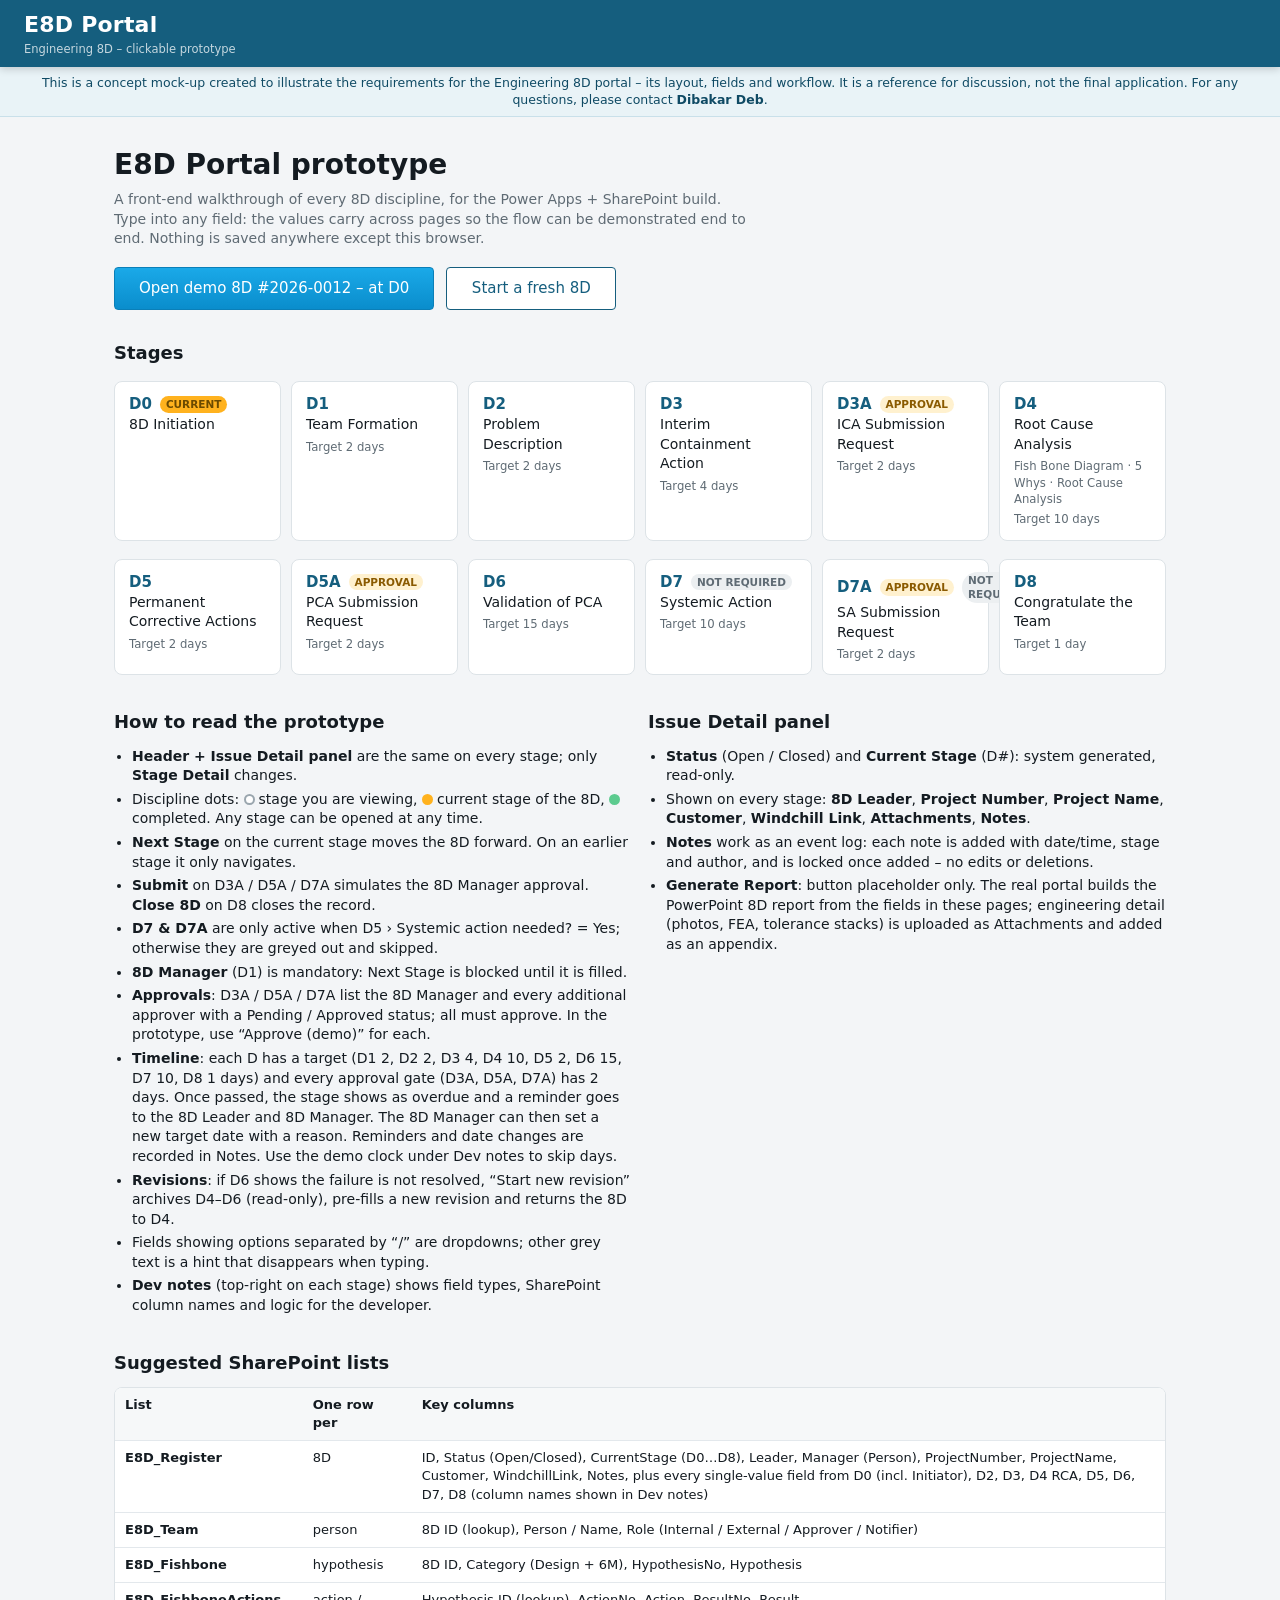
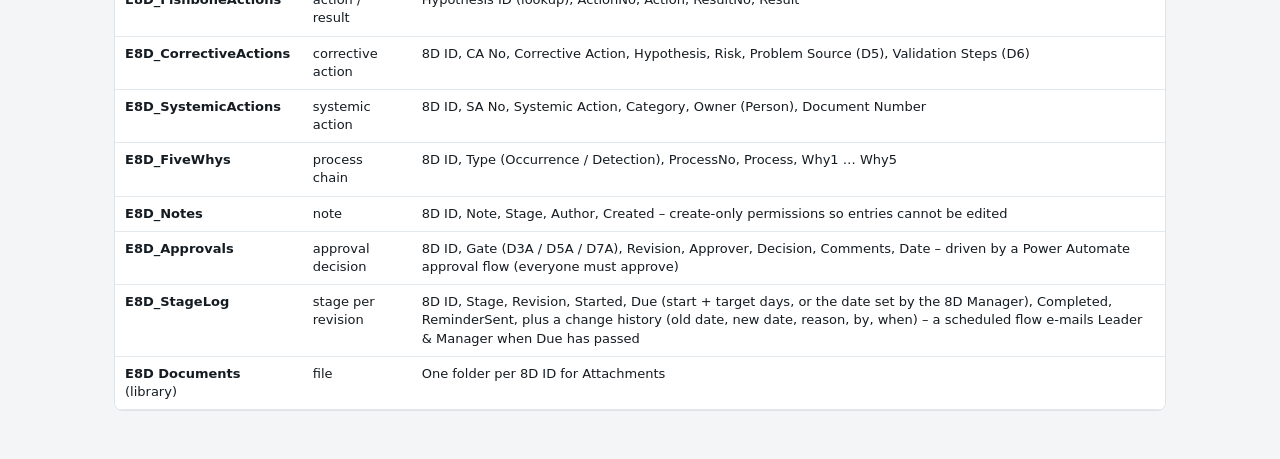
<file: index.html>
<!doctype html>
<html lang="en">
<head>
<meta charset="utf-8">
<meta name="viewport" content="width=device-width, initial-scale=1">
<title>E8D Portal – Prototype</title>
<link rel="stylesheet" href="assets/portal.css">
<style>
  .home { max-width: 1100px; margin: 0 auto; padding: 28px 24px 48px; }
  .hero { display: flex; flex-wrap: wrap; align-items: center; justify-content: space-between; gap: 18px; }
  .hero h1 { margin: 0; font-size: 28px; }
  .hero p { margin: 6px 0 0; color: var(--muted); max-width: 640px; }
  .hero .btns { display: flex; flex-wrap: wrap; gap: 12px; }
  .btn.ghost { background: #fff; color: var(--hdr); border-color: var(--hdr); }
  .home h2 { margin: 30px 0 12px; font-size: 18px; }
  .flow { list-style: none; margin: 0; padding: 0; display: grid; grid-template-columns: repeat(auto-fill, minmax(160px, 1fr)); gap: 10px; }
  .flow a {
    display: block; height: 100%; padding: 12px 14px; border-radius: 8px; text-decoration: none; color: var(--ink);
    background: #fff; border: 1px solid var(--panel-line);
  }
  .flow a:hover { border-color: var(--hdr); }
  .flow b { display: flex; align-items: center; gap: 8px; color: var(--hdr); font-size: 15px; }
  .flow .gate { font-size: 10.5px; font-weight: 700; text-transform: uppercase; color: #8a5a00; background: #fff1cf; padding: 1px 6px; border-radius: 999px; }
  .flow .cur { font-size: 10.5px; font-weight: 700; text-transform: uppercase; color: #6b4a00; background: var(--current); padding: 1px 6px; border-radius: 999px; }
  .flow small { display: block; margin-top: 4px; color: var(--muted); }
  .two { display: grid; grid-template-columns: repeat(2, minmax(0, 1fr)); gap: 16px; }
  .home ul { margin: 0; padding-left: 18px; }
  .home li { margin: 4px 0; }
  table { width: 100%; border-collapse: collapse; background: #fff; font-size: 13px; }
  th, td { text-align: left; vertical-align: top; padding: 8px 10px; border-bottom: 1px solid #e3e8ec; }
  th { background: #f6f8f9; font-weight: 600; }
  .tbl { overflow-x: auto; border: 1px solid var(--panel-line); border-radius: 8px; }
  .swatch { display: inline-block; width: 11px; height: 11px; border-radius: 50%; vertical-align: -1px; margin-right: 4px; border: 2px solid #9aa6ae; }
  .swatch.v { background: #fff; }
  .swatch.c { background: var(--current); border-color: var(--current); }
  .swatch.d { background: var(--done); border-color: var(--done); }
  @media (max-width: 760px) { .two { grid-template-columns: minmax(0, 1fr); } .home { padding: 20px 16px 40px; } }
</style>
</head>
<body>
<header class="topbar">
  <span class="brand"><span class="brand-id">E8D Portal</span><span class="brand-sub">Engineering 8D – clickable prototype</span></span>
</header>
<div class="concept-note">This is a concept mock-up created to illustrate the requirements for the Engineering 8D portal – its layout, fields and workflow. It is a reference for discussion, not the final application. For any questions, please contact <b>Dibakar Deb</b>.</div>

<main class="home">
  <section class="hero">
    <div>
      <h1>E8D Portal prototype</h1>
      <p>A front-end walkthrough of every 8D discipline, for the Power Apps + SharePoint build. Type into any field: the values carry across pages so the flow can be demonstrated end to end. Nothing is saved anywhere except this browser.</p>
    </div>
    <div class="btns">
      <a class="btn" id="open" href="d0.html" style="text-decoration:none;text-align:center">Open demo 8D</a>
      <button type="button" class="btn ghost" id="reset">Start a fresh 8D</button>
    </div>
  </section>

  <h2>Stages</h2>
  <ol class="flow" id="flow"></ol>

  <div class="two">
    <section>
      <h2>How to read the prototype</h2>
      <ul>
        <li><b>Header + Issue Detail panel</b> are the same on every stage; only <b>Stage Detail</b> changes.</li>
        <li>Discipline dots: <span class="swatch v"></span>stage you are viewing, <span class="swatch c"></span>current stage of the 8D, <span class="swatch d"></span>completed. Any stage can be opened at any time.</li>
        <li><b>Next Stage</b> on the current stage moves the 8D forward. On an earlier stage it only navigates.</li>
        <li><b>Submit</b> on D3A / D5A / D7A simulates the 8D Manager approval. <b>Close 8D</b> on D8 closes the record.</li>
        <li><b>D7 &amp; D7A</b> are only active when D5 › Systemic action needed? = Yes; otherwise they are greyed out and skipped.</li>
        <li><b>8D Manager</b> (D1) is mandatory: Next Stage is blocked until it is filled.</li>
        <li><b>Approvals</b>: D3A / D5A / D7A list the 8D Manager and every additional approver with a Pending / Approved status; all must approve. In the prototype, use “Approve (demo)” for each.</li>
        <li><b>Timeline</b>: each D has a target (D1 2, D2 2, D3 4, D4 10, D5 2, D6 15, D7 10, D8 1 days) and every approval gate (D3A, D5A, D7A) has 2 days. Once passed, the stage shows as overdue and a reminder goes to the 8D Leader and 8D Manager. The 8D Manager can then set a new target date with a reason. Reminders and date changes are recorded in Notes. Use the demo clock under Dev notes to skip days.</li>
        <li><b>Revisions</b>: if D6 shows the failure is not resolved, “Start new revision” archives D4–D6 (read-only), pre-fills a new revision and returns the 8D to D4.</li>
        <li>Fields showing options separated by “/” are dropdowns; other grey text is a hint that disappears when typing.</li>
        <li><b>Dev notes</b> (top-right on each stage) shows field types, SharePoint column names and logic for the developer.</li>
      </ul>
    </section>
    <section>
      <h2>Issue Detail panel</h2>
      <ul>
        <li><b>Status</b> (Open / Closed) and <b>Current Stage</b> (D#): system generated, read-only.</li>
        <li>Shown on every stage: <b>8D Leader</b>, <b>Project Number</b>, <b>Project Name</b>, <b>Customer</b>, <b>Windchill Link</b>, <b>Attachments</b>, <b>Notes</b>.</li>
        <li><b>Notes</b> work as an event log: each note is added with date/time, stage and author, and is locked once added – no edits or deletions.</li>
        <li><b>Generate Report</b>: button placeholder only. The real portal builds the PowerPoint 8D report from the fields in these pages; engineering detail (photos, FEA, tolerance stacks) is uploaded as Attachments and added as an appendix.</li>
      </ul>
    </section>
  </div>

  <h2>Suggested SharePoint lists</h2>
  <div class="tbl">
    <table>
      <thead><tr><th>List</th><th>One row per</th><th>Key columns</th></tr></thead>
      <tbody>
        <tr><td><b>E8D_Register</b></td><td>8D</td><td>ID, Status (Open/Closed), CurrentStage (D0…D8), Leader, Manager (Person), ProjectNumber, ProjectName, Customer, WindchillLink, Notes, plus every single-value field from D0 (incl. Initiator), D2, D3, D4 RCA, D5, D6, D7, D8 (column names shown in Dev notes)</td></tr>
        <tr><td><b>E8D_Team</b></td><td>person</td><td>8D ID (lookup), Person / Name, Role (Internal / External / Approver / Notifier)</td></tr>
        <tr><td><b>E8D_Fishbone</b></td><td>hypothesis</td><td>8D ID, Category (Design + 6M), HypothesisNo, Hypothesis</td></tr>
        <tr><td><b>E8D_FishboneActions</b></td><td>action / result</td><td>Hypothesis ID (lookup), ActionNo, Action, ResultNo, Result</td></tr>
        <tr><td><b>E8D_CorrectiveActions</b></td><td>corrective action</td><td>8D ID, CA No, Corrective Action, Hypothesis, Risk, Problem Source (D5), Validation Steps (D6)</td></tr>
        <tr><td><b>E8D_SystemicActions</b></td><td>systemic action</td><td>8D ID, SA No, Systemic Action, Category, Owner (Person), Document Number</td></tr>
        <tr><td><b>E8D_FiveWhys</b></td><td>process chain</td><td>8D ID, Type (Occurrence / Detection), ProcessNo, Process, Why1 … Why5</td></tr>
        <tr><td><b>E8D_Notes</b></td><td>note</td><td>8D ID, Note, Stage, Author, Created – create-only permissions so entries cannot be edited</td></tr>
        <tr><td><b>E8D_Approvals</b></td><td>approval decision</td><td>8D ID, Gate (D3A / D5A / D7A), Revision, Approver, Decision, Comments, Date – driven by a Power Automate approval flow (everyone must approve)</td></tr>
        <tr><td><b>E8D_StageLog</b></td><td>stage per revision</td><td>8D ID, Stage, Revision, Started, Due (start + target days, or the date set by the 8D Manager), Completed, ReminderSent, plus a change history (old date, new date, reason, by, when) – a scheduled flow e-mails Leader &amp; Manager when Due has passed</td></tr>
        <tr><td><b>E8D Documents</b> (library)</td><td>file</td><td>One folder per 8D ID for Attachments</td></tr>
      </tbody>
    </table>
  </div>
</main>

<script src="assets/portal.js"></script>
<script>
(function () {
  var s = E8D.state();
  var cur = s.current, closed = s.status === 'Closed';
  document.getElementById('flow').innerHTML = E8D.stages.map(function (st) {
    var td = E8D.targetDays[st.id];
    var extra = (st.subs ? '<small>' + st.subs.join(' · ') + '</small>' : '') +
      (td ? '<small>Target ' + td + (td === 1 ? ' day' : ' days') + '</small>' : st.approval ? '<small>Counts toward ' + st.id.replace('A', '') + '</small>' : '');
    return '<li><a href="' + st.pages[0] + '"><b>' + st.id +
      (st.approval ? ' <span class="gate">Approval</span>' : '') +
      (!closed && st.id === cur ? ' <span class="cur">Current</span>' : '') +
      (E8D.isSkipped(st.id) ? ' <span class="gate" style="background:#eceff1;color:#5f6b74">Not required</span>' : '') +
      '</b>' + st.title + extra + '</a></li>';
  }).join('');
  document.getElementById('open').href = E8D.currentPage();
  document.getElementById('open').textContent = 'Open demo 8D #' + s.id + (closed ? ' (closed)' : ' – at ' + cur);
  // Two-step confirm on the page itself (browser confirm() dialogs are blocked when hosted)
  var resetBtn = document.getElementById('reset'), armed = false, disarm;
  resetBtn.addEventListener('click', function () {
    if (!armed) {
      armed = true;
      resetBtn.textContent = 'Click again to clear all demo data';
      disarm = setTimeout(function () { armed = false; resetBtn.textContent = 'Start a fresh 8D'; }, 4000);
      return;
    }
    clearTimeout(disarm);
    E8D.reset();
    window.location.href = 'd0.html';
  });
})();
</script>
</body>
</html>
</file>
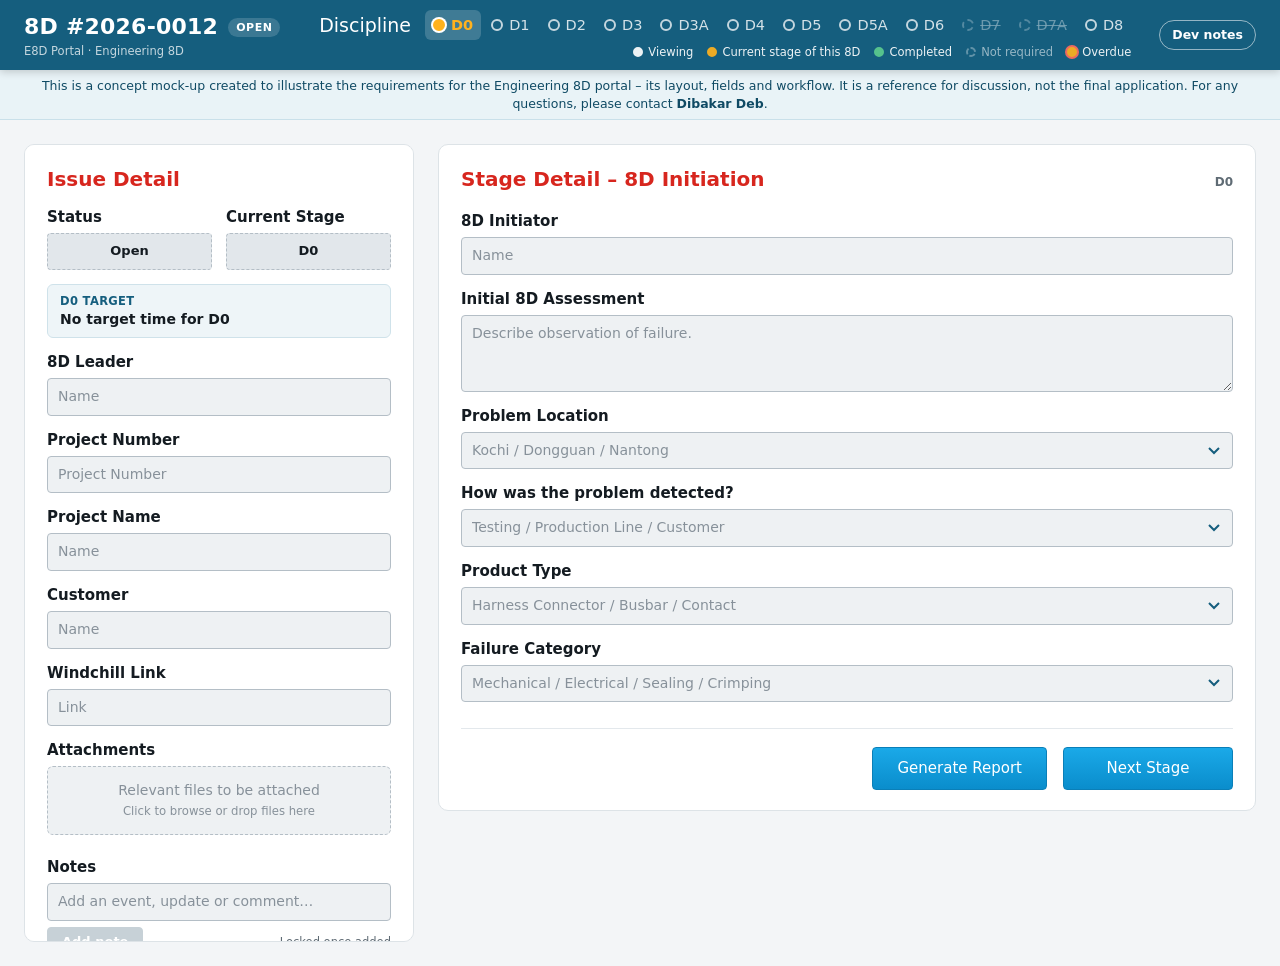
<file: d0.html>
<!doctype html>
<html lang="en">
<head>
<meta charset="utf-8">
<meta name="viewport" content="width=device-width, initial-scale=1">
<title>D0 · 8D Initiation – E8D Portal</title>
<link rel="stylesheet" href="assets/portal.css">
</head>
<body data-stage="D0">
<div id="stage-content">
  <div class="dev-page">
    <b>D0 – 8D Initiation.</b> Saving D0 creates the 8D record (system generates the ID, Status = Open, Current Stage = D0).
  </div>
  <div data-f="person" data-key="d0_initiator" data-label="8D Initiator" data-ph="Name" data-note="Can default to the logged-in user (User().FullName)."></div>
  <div data-f="textarea" data-key="d0_initial_assessment" data-label="Initial 8D Assessment" data-ph="Describe observation of failure." data-rows="3"></div>
  <div data-f="dropdown" data-key="d0_problem_location" data-label="Problem Location" data-options="Kochi|Dongguan|Nantong"></div>
  <div data-f="dropdown" data-key="d0_detection" data-label="How was the problem detected?" data-options="Testing|Production Line|Customer"></div>
  <div data-f="dropdown" data-key="d0_product_type" data-label="Product Type" data-options="Harness Connector|Busbar|Contact"></div>
  <div data-f="dropdown" data-key="d0_failure_category" data-label="Failure Category" data-options="Mechanical|Electrical|Sealing|Crimping"></div>
</div>
<script src="assets/portal.js"></script>
</body>
</html>
</file>
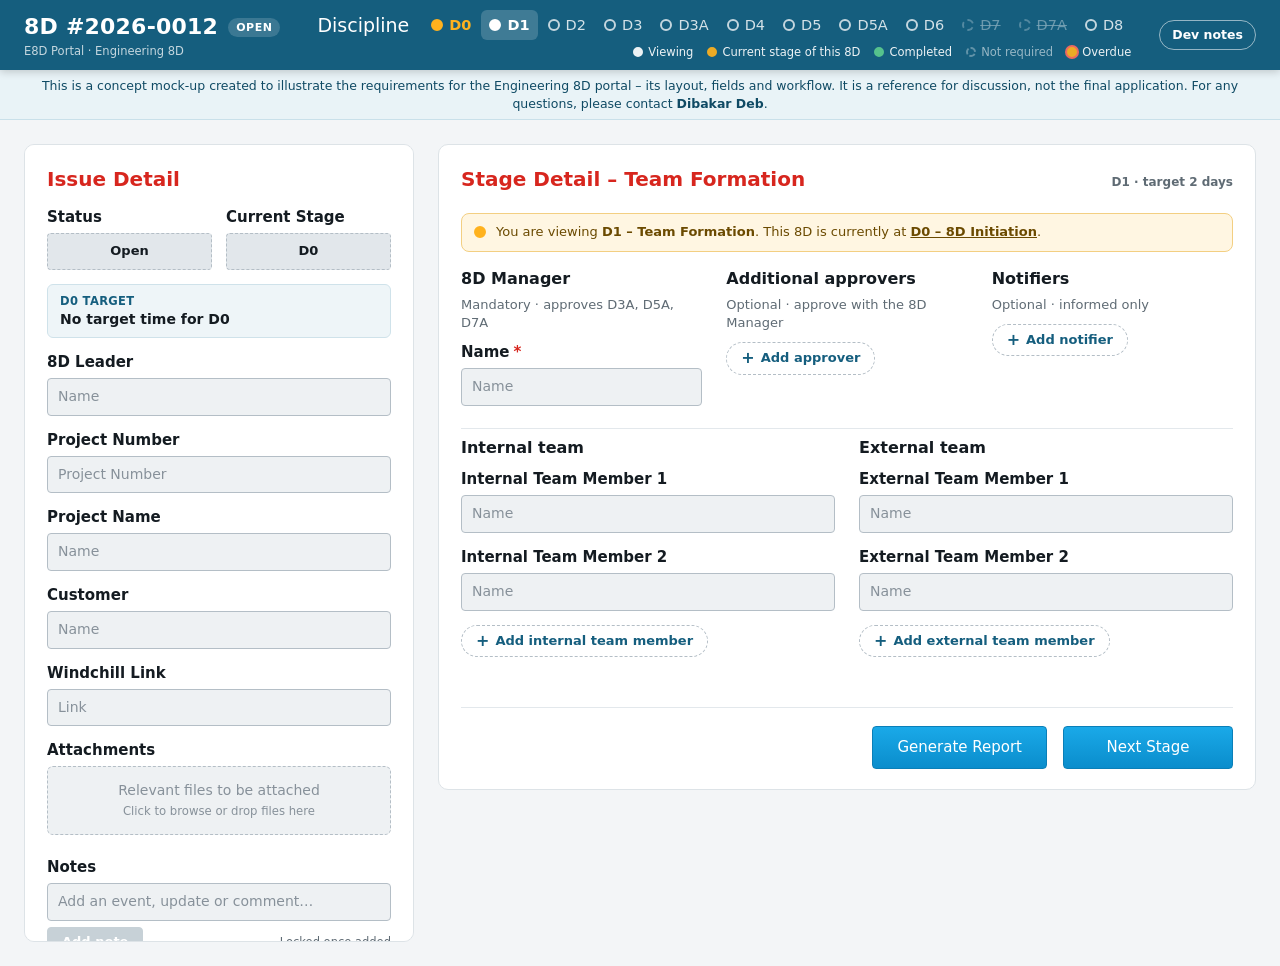
<file: d1.html>
<!doctype html>
<html lang="en">
<head>
<meta charset="utf-8">
<meta name="viewport" content="width=device-width, initial-scale=1">
<title>D1 · Team Formation – E8D Portal</title>
<link rel="stylesheet" href="assets/portal.css">
</head>
<body data-stage="D1">
<div id="stage-content">
  <div class="dev-page">
    <b>D1 – Team.</b>
    <ul>
      <li>Row 1 – approvals: 8D Manager (mandatory, approver for D3A, D5A, D7A), additional approvers (optional, approve together with the 8D Manager) and notifiers (optional, informed only).</li>
      <li>Row 2 – team: internal and external members, each starting with 2 rows; “+ Add” adds more, only the last added can be removed.</li>
      <li>Suggested child list <code>E8D_Team</code>: 8D ID, Person / Name, Role (Internal / External / Approver / Notifier).</li>
    </ul>
  </div>

  <div class="g3 row-block">
    <div class="col-block">
      <h2 class="section-h">8D Manager</h2>
      <p class="section-sub">Mandatory · approves D3A, D5A, D7A</p>
      <div data-f="person" data-key="d1_manager" data-label="Name" data-ph="Name" data-required data-req-label="8D Manager"></div>
    </div>
    <div class="col-block">
      <h2 class="section-h">Additional approvers</h2>
      <p class="section-sub">Optional · approve with the 8D Manager</p>
      <div data-list="d1_approver" data-min="0" data-add-label="Add approver" data-item="approver">
        <template><div data-f="person" data-key="d1_approver_{n}" data-label="Approver {n}" data-ph="Name"></div></template>
      </div>
    </div>
    <div class="col-block">
      <h2 class="section-h">Notifiers</h2>
      <p class="section-sub">Optional · informed only</p>
      <div data-list="d1_notifier" data-min="0" data-add-label="Add notifier" data-item="notifier">
        <template><div data-f="person" data-key="d1_notifier_{n}" data-label="Notifier {n}" data-ph="Name"></div></template>
      </div>
    </div>
  </div>

  <div class="g2 row-block">
    <div class="col-block">
      <h2 class="section-h">Internal team</h2>
      <div data-list="d1_internal" data-min="2" data-add-label="Add internal team member" data-item="internal team member">
        <template><div data-f="person" data-key="d1_internal_{n}" data-label="Internal Team Member {n}" data-ph="Name"></div></template>
      </div>
    </div>
    <div class="col-block">
      <h2 class="section-h">External team</h2>
      <div data-list="d1_external" data-min="2" data-add-label="Add external team member" data-item="external team member">
        <template><div data-f="text" data-key="d1_external_{n}" data-label="External Team Member {n}" data-ph="Name" data-note="External people may not be in the directory – free text."></div></template>
      </div>
    </div>
  </div>
</div>
<script src="assets/portal.js"></script>
</body>
</html>
</file>
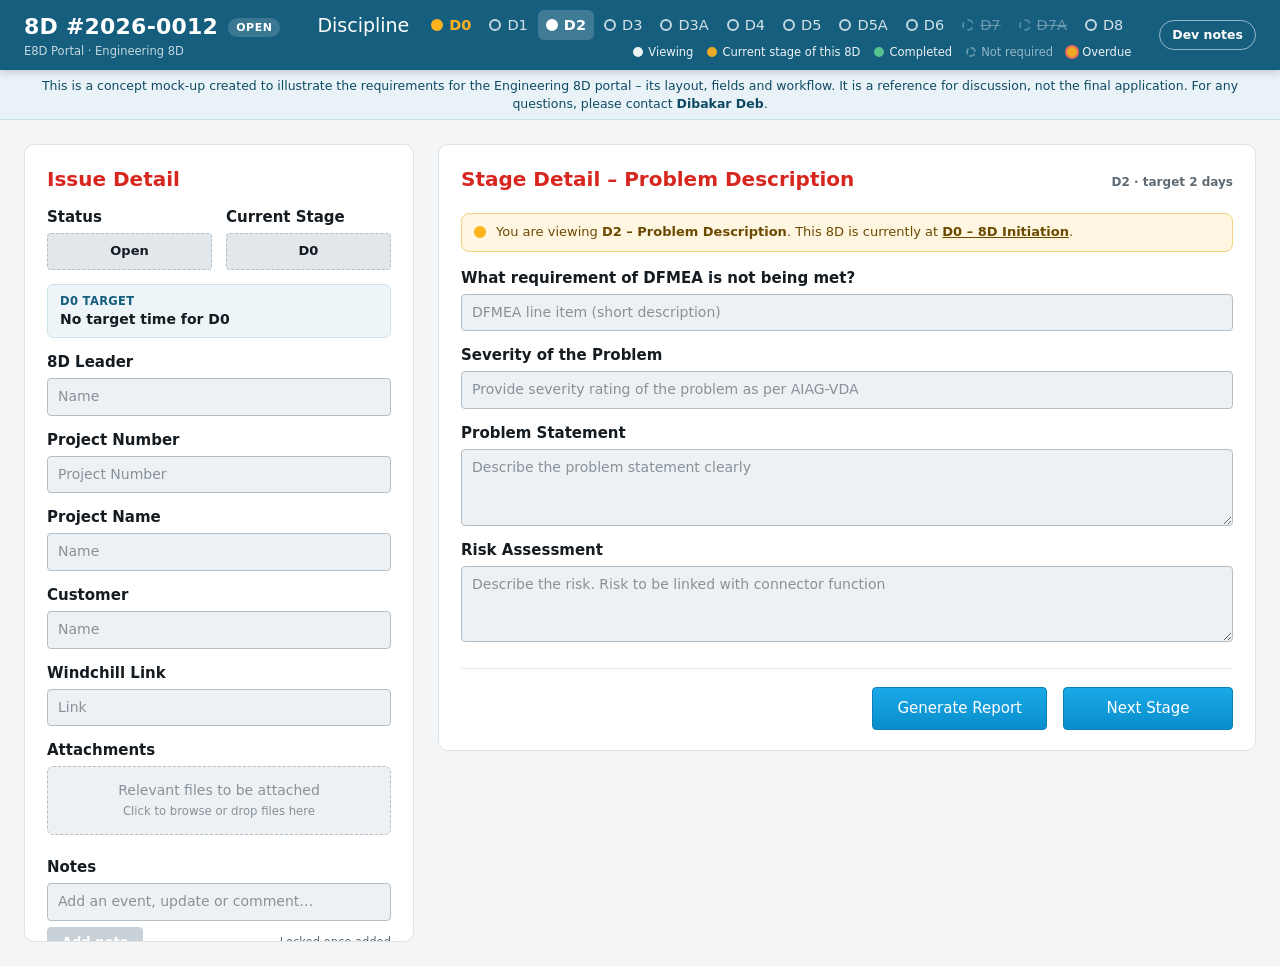
<file: d2.html>
<!doctype html>
<html lang="en">
<head>
<meta charset="utf-8">
<meta name="viewport" content="width=device-width, initial-scale=1">
<title>D2 · Problem Description – E8D Portal</title>
<link rel="stylesheet" href="assets/portal.css">
</head>
<body data-stage="D2">
<div id="stage-content">
  <div class="dev-page">
    <b>D2 – Problem Description.</b>
  </div>
  <div data-f="text" data-key="d2_dfmea_requirement" data-label="What requirement of DFMEA is not being met?" data-ph="DFMEA line item (short description)"></div>
  <div data-f="text" data-key="d2_severity" data-label="Severity of the Problem" data-ph="Provide severity rating of the problem as per AIAG-VDA" data-note="Suggestion: could become a 1–10 Choice matching the AIAG-VDA severity table."></div>
  <div data-f="textarea" data-key="d2_problem_statement" data-label="Problem Statement" data-ph="Describe the problem statement clearly" data-rows="3"></div>
  <div data-f="textarea" data-key="d2_risk_assessment" data-label="Risk Assessment" data-ph="Describe the risk. Risk to be linked with connector function" data-rows="3"></div>
</div>
<script src="assets/portal.js"></script>
</body>
</html>
</file>
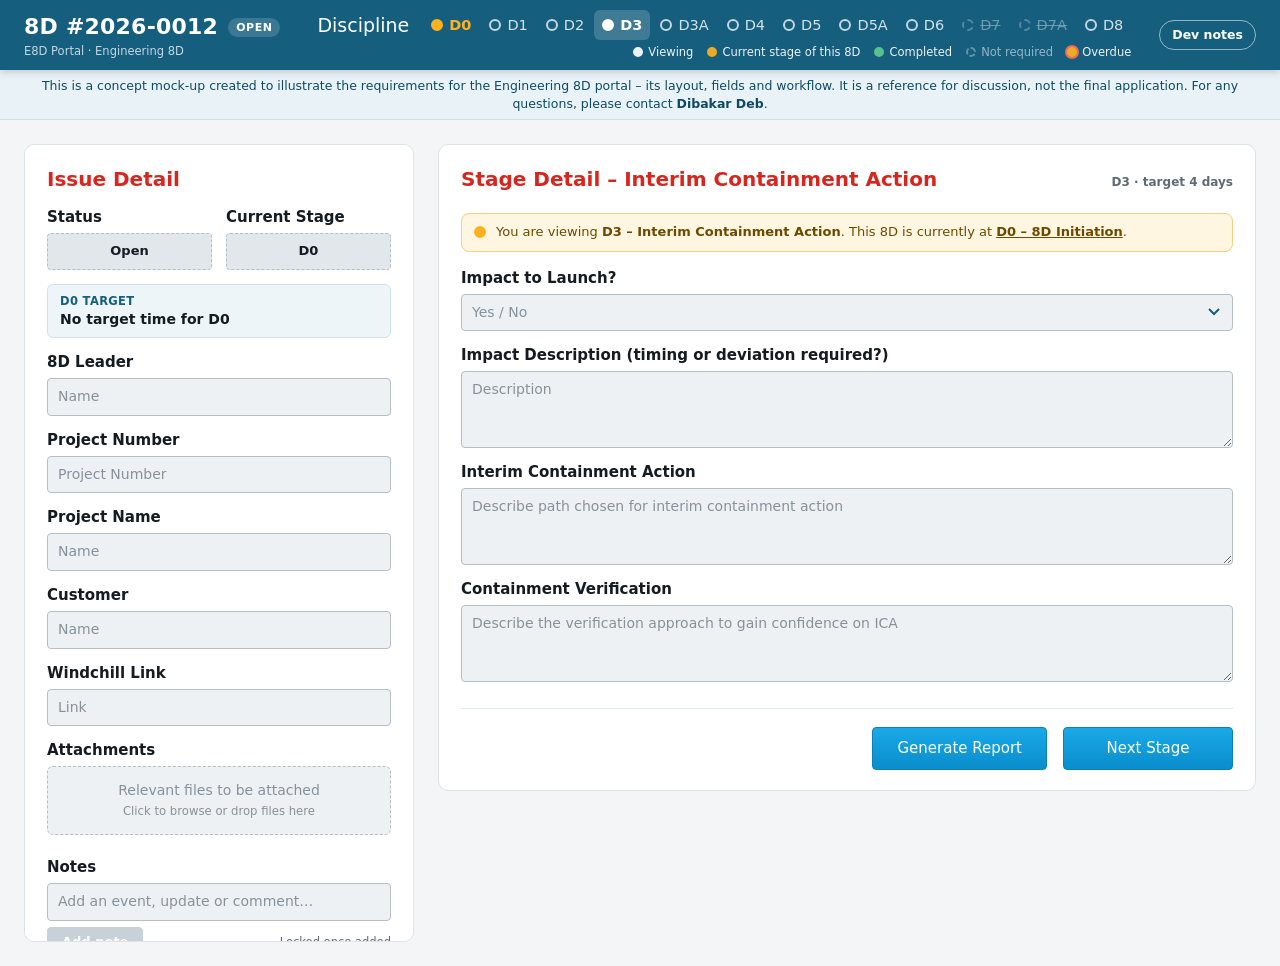
<file: d3.html>
<!doctype html>
<html lang="en">
<head>
<meta charset="utf-8">
<meta name="viewport" content="width=device-width, initial-scale=1">
<title>D3 · Interim Containment Action – E8D Portal</title>
<link rel="stylesheet" href="assets/portal.css">
</head>
<body data-stage="D3">
<div id="stage-content">
  <div class="dev-page"><b>D3 – Interim Containment Action.</b> Next Stage leads to the D3A approval gate.</div>
  <div data-f="dropdown" data-key="d3_launch_impact" data-label="Impact to Launch?" data-options="Yes|No"></div>
  <div data-f="textarea" data-key="d3_impact_description" data-label="Impact Description (timing or deviation required?)" data-ph="Description" data-rows="3"></div>
  <div data-f="textarea" data-key="d3_ica" data-label="Interim Containment Action" data-ph="Describe path chosen for interim containment action" data-rows="3"></div>
  <div data-f="textarea" data-key="d3_containment_verification" data-label="Containment Verification" data-ph="Describe the verification approach to gain confidence on ICA" data-rows="3"></div>
</div>
<script src="assets/portal.js"></script>
</body>
</html>
</file>
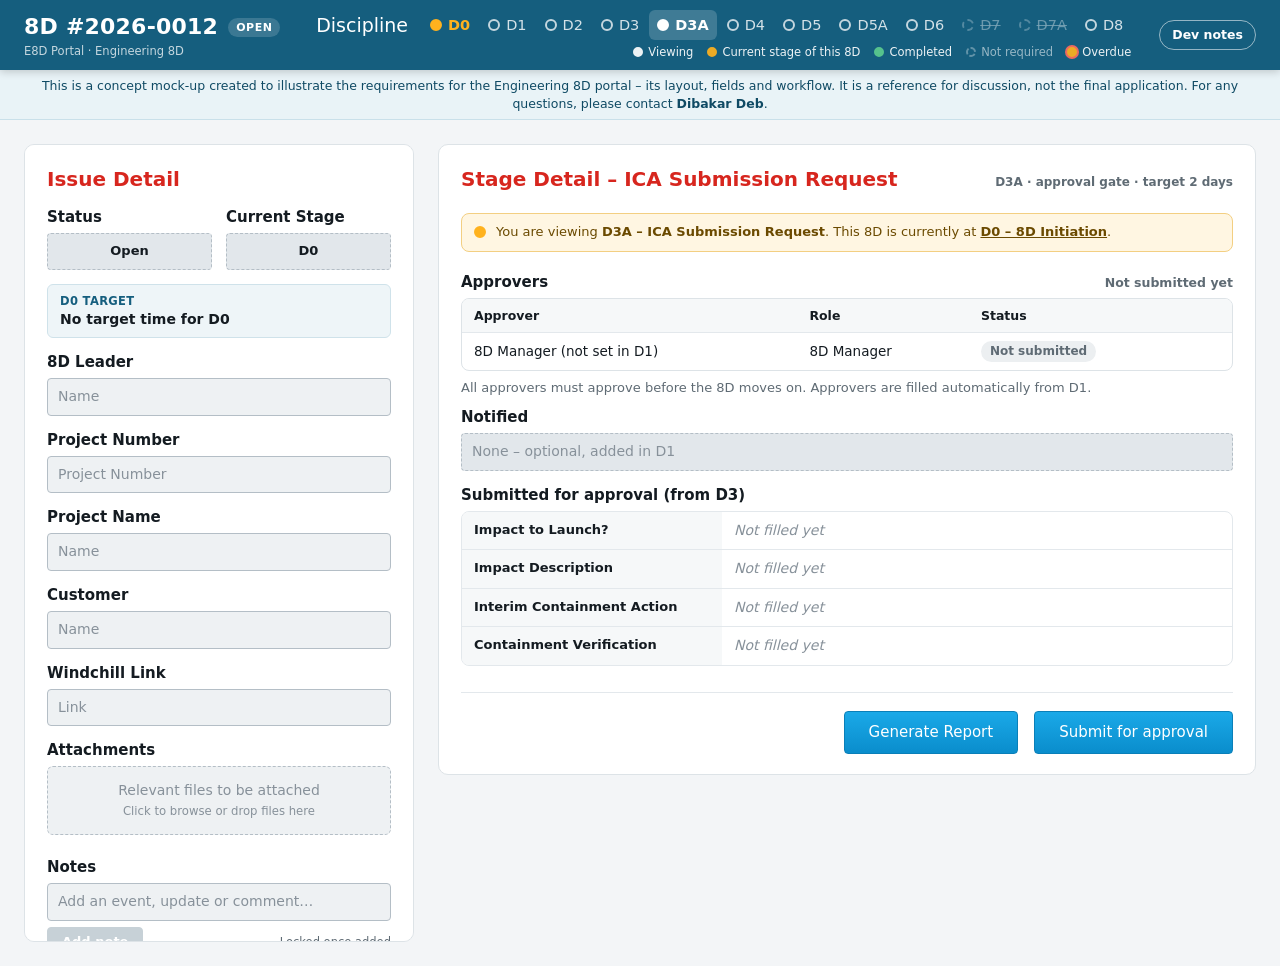
<file: d3a.html>
<!doctype html>
<html lang="en">
<head>
<meta charset="utf-8">
<meta name="viewport" content="width=device-width, initial-scale=1">
<title>D3A · ICA Submission Request – E8D Portal</title>
<link rel="stylesheet" href="assets/portal.css">
</head>
<body data-stage="D3A">
<div id="stage-content">
  <div class="dev-page">
    <b>D3A – ICA approval gate.</b> “Submit for approval” sends a request to the 8D Manager and every additional approver from D1 (Power Automate approval, “Everyone must approve”).
    <ul>
      <li>All approved → Current Stage moves to D4. Reject → back to D3 with the approver's comments.</li>
      <li>Log each decision in <code>E8D_Approvals</code> (8D ID, Gate, Revision, Approver, Decision, Comments, Date).</li>
      <li>The read-only summary below shows the approvers what they are approving.</li>
    </ul>
  </div>
  <div data-approvals></div>
  <div data-f="auto" data-src="notifiers" data-label="Notified" data-note="Optional notifiers from D1 – informed only."></div>
  <p class="group-label">Submitted for approval (from D3)</p>
  <dl class="summary" data-summary="d3_launch_impact=Impact to Launch?;d3_impact_description=Impact Description;d3_ica=Interim Containment Action;d3_containment_verification=Containment Verification"></dl>
</div>
<script src="assets/portal.js"></script>
</body>
</html>
</file>
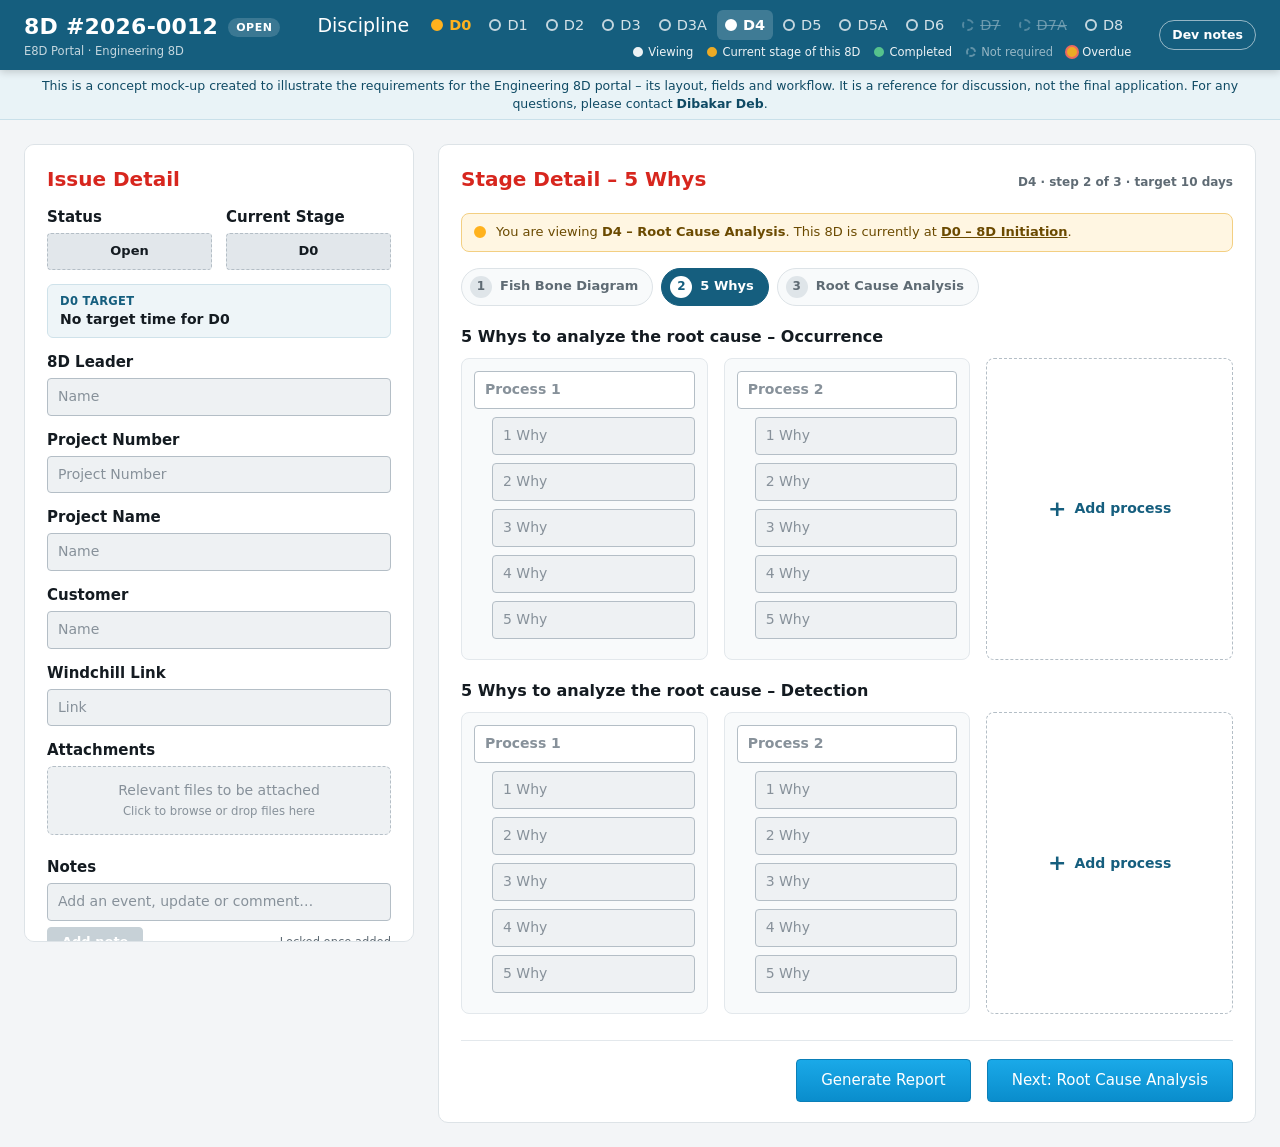
<file: d4-5whys.html>
<!doctype html>
<html lang="en">
<head>
<meta charset="utf-8">
<meta name="viewport" content="width=device-width, initial-scale=1">
<title>D4 · 5 Whys – E8D Portal</title>
<link rel="stylesheet" href="assets/portal.css">
</head>
<body data-stage="D4" data-sub="1">
<div id="stage-content">
  <div class="dev-page">
    <b>D4 step 2 – 5 Whys.</b> Two analyses (Occurrence and Detection), each starting with 2 process chains;
    <b>+ Add process</b> adds more (each with 1–5 Why). Only the last added process can be removed.
    Every box grows with its text, so long whys stay fully readable.
    <ul><li>Suggested child list <code>E8D_FiveWhys</code>: 8D ID, Type (Occurrence / Detection), Process No, Process, Why1…Why5.</li></ul>
  </div>
  <h2 class="section-h">5 Whys to analyze the root cause – Occurrence</h2>
  <div class="cols3" data-repeat="d4_5w_occ" data-template="process" data-min="2" data-add-label="Add process"></div>
  <h2 class="section-h">5 Whys to analyze the root cause – Detection</h2>
  <div class="cols3" data-repeat="d4_5w_det" data-template="process" data-min="2" data-add-label="Add process"></div>
</div>
<script src="assets/portal.js"></script>
</body>
</html>
</file>
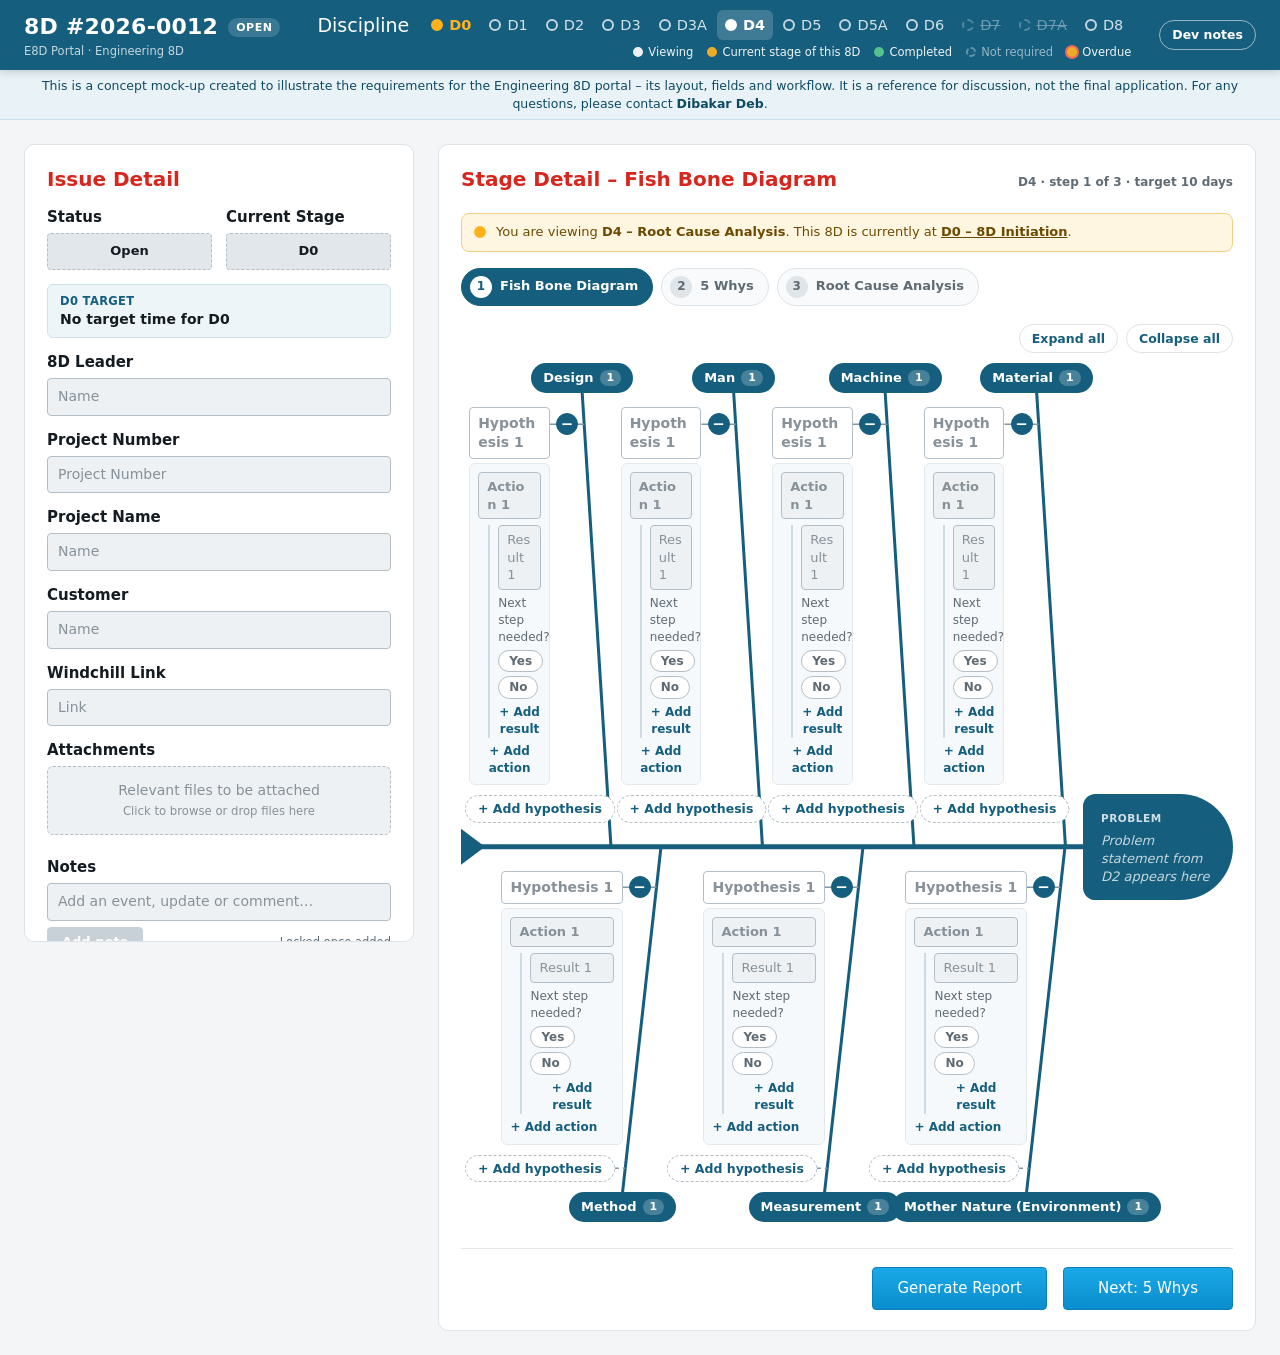
<file: d4-fishbone.html>
<!doctype html>
<html lang="en">
<head>
<meta charset="utf-8">
<meta name="viewport" content="width=device-width, initial-scale=1">
<title>D4 · Interactive Fish Bone – E8D Portal</title>
<link rel="stylesheet" href="assets/portal.css">
<style>
  /* Fishbone page styles – kept here so the shared stylesheet stays untouched */
  .fish-tools { display: flex; justify-content: flex-end; gap: 8px; margin: 0 0 10px; }
  .fish-tools button {
    padding: 5px 12px; cursor: pointer; font: inherit; font-size: 12.5px; font-weight: 600; color: var(--hdr);
    background: #fff; border: 1px solid var(--panel-line); border-radius: 999px;
  }
  .fish-tools button:hover { border-color: var(--hdr); background: #e8f2f6; }
  .fish-tools button:focus-visible { outline: 3px solid rgba(21,94,126,.3); outline-offset: 2px; }

  .fish { position: relative; padding-right: 166px; }
  .fish-lines { position: absolute; left: 0; top: 0; width: 100%; height: 100%; overflow: visible; pointer-events: none; z-index: 0; }
  .fish-lines .spine-line { stroke: var(--hdr); stroke-width: 5; stroke-linecap: round; }
  .fish-lines .tail { fill: var(--hdr); }
  .fish-lines .bone-line { stroke: var(--hdr); stroke-width: 3; stroke-linecap: round; }
  .fish-lines .rib { stroke: #7d97a5; stroke-width: 1.5; }
  .fish-lines .rib.add { stroke-dasharray: 4 4; }
  .fish-lines .rib.red { stroke: #d64541; stroke-width: 2.5; }
  .fish-lines .rib.green { stroke: #2e9e5e; stroke-width: 2.5; }

  /* "Action needed?" per result and the red / green hypothesis chain */
  .need { display: flex; align-items: center; flex-wrap: wrap; gap: 4px 6px; margin-top: 5px; font-size: 12px; color: var(--muted); }
  .need span { margin-right: 2px; }
  .need button {
    padding: 2px 10px; cursor: pointer; font: inherit; font-size: 12px; font-weight: 600;
    color: var(--muted); background: #fff; border: 1px solid var(--line); border-radius: 999px;
  }
  .need button:focus-visible { outline: 3px solid rgba(21,94,126,.3); outline-offset: 2px; }
  .need .need-yes[aria-pressed="true"] { color: #fff; background: #d64541; border-color: #d64541; }
  .need .need-no[aria-pressed="true"] { color: #fff; background: #2e9e5e; border-color: #2e9e5e; }
  .det.next { border-color: #d64541; background: #fff; }
  .hyp--red .hyp-title { border-color: #d64541; background: #fdecea; box-shadow: inset 4px 0 0 #d64541; }
  .hyp--red .hyp-detail { border-color: #f2b8b3; background: #fff7f6; }
  .hyp--red .results { border-left-color: #f2b8b3; }
  .hyp--red .hyp-toggle { border-color: #d64541; color: #d64541; }
  .hyp--red.open .hyp-toggle { background: #d64541; color: #fff; }
  .hyp--green .hyp-title { border-color: #2e9e5e; background: #e8f8ef; box-shadow: inset 4px 0 0 #2e9e5e; }
  .hyp--green .hyp-detail { border-color: #a8e2c2; background: #f4fbf7; }
  .hyp--green .results { border-left-color: #a8e2c2; }
  .hyp--green .hyp-toggle { border-color: #2e9e5e; color: #2e9e5e; }
  .hyp--green.open .hyp-toggle { background: #2e9e5e; color: #fff; }
  .cs-red { color: #c0392b; }
  .cs-green { color: #1d7a4c; }

  .half { position: relative; z-index: 1; display: grid; grid-auto-flow: column; grid-auto-columns: minmax(0, 1fr); min-height: 170px; }
  .bone { display: flex; flex-direction: column; gap: 10px; padding: 0 4px; }
  .bone-label {
    align-self: flex-start; display: inline-flex; align-items: center; gap: 6px;
    padding: 6px 12px; border-radius: 999px; white-space: nowrap;
    background: var(--hdr); color: #fff; font-weight: 700; font-size: 13px;
  }
  .bone-label span { background: rgba(255,255,255,.22); border-radius: 999px; padding: 0 7px; font-size: 11px; }
  .top .bone-label { margin-bottom: 4px; }
  .bottom .bone-label { order: 99; margin-top: auto; }
  .spine { height: 48px; }

  .rib-row { position: relative; width: calc(80% - 34px); }
  .rib-row.add-row { width: max-content; }
  .fish textarea.ctl { min-height: 0; resize: none; overflow: hidden; line-height: 1.35; }
  .hyp-title { min-height: 34px; padding: 6px 8px; background: #fff; font-weight: 600; }
  .hyp-detail { margin-top: 4px; padding: 2px 8px 8px; background: #f6f9fb; border: 1px solid #e3e8ec; border-radius: 6px; }
  .det { min-height: 30px; margin-top: 6px; padding: 5px 8px; font-size: 13px; }
  .det.act-title { font-weight: 600; }
  .act + .act { margin-top: 10px; padding-top: 4px; border-top: 1px dashed #d3dce2; }
  .results { margin-left: 10px; padding-left: 8px; border-left: 2px solid #cfdbe2; }
  .mini-actions { display: flex; flex-wrap: wrap; gap: 2px 10px; margin-top: 5px; }
  .mini-actions button {
    padding: 0; cursor: pointer; font: inherit; font-size: 12px; font-weight: 600;
    color: var(--hdr); background: none; border: 0;
  }
  .mini-actions button:hover { text-decoration: underline; }
  .mini-actions button.rm { font-weight: 400; color: var(--muted); text-decoration: underline; }
  .mini-actions button.rm:hover { color: var(--accent); }
  .mini-actions button:focus-visible { outline: 3px solid rgba(21,94,126,.3); outline-offset: 2px; }
  .hyp-toggle {
    position: absolute; z-index: 2; width: 22px; height: 22px; padding: 0; cursor: pointer;
    border: 1.5px solid var(--hdr); border-radius: 50%; background: #fff; color: var(--hdr);
    font: 700 15px/1 "Segoe UI", system-ui, sans-serif;
  }
  .hyp.open .hyp-toggle { background: var(--hdr); color: #fff; }
  .hyp-toggle:focus-visible, .add-hyp:focus-visible, .hyp-sum:focus-visible { outline: 3px solid rgba(21,94,126,.3); outline-offset: 2px; }
  .hyp-sum {
    display: block; padding: 3px 0 0; cursor: pointer; text-align: left;
    font: inherit; font-size: 12px; color: var(--muted); background: none; border: 0;
  }
  .hyp-sum:hover { color: var(--hdr); text-decoration: underline; }
  .hyp-remove {
    display: block; margin: 6px 0 0 auto; padding: 0; cursor: pointer;
    font: inherit; font-size: 12px; color: var(--muted); background: none; border: 0; text-decoration: underline;
  }
  .hyp-remove:hover { color: var(--accent); }
  .add-hyp {
    padding: 4px 12px; cursor: pointer; font: inherit; font-size: 12.5px; font-weight: 600; color: var(--hdr);
    background: #fff; border: 1.5px dashed var(--line); border-radius: 999px;
  }
  .add-hyp:hover { border-color: var(--hdr); background: #e8f2f6; }

  .fish-head {
    position: absolute; right: 0; top: 40%; z-index: 1; width: 150px; min-height: 96px;
    padding: 14px 22px 14px 18px; border-radius: 14px 60px 60px 14px;
    background: var(--hdr); color: #fff;
  }
  .fish-head small { font-size: 10.5px; font-weight: 700; letter-spacing: .05em; text-transform: uppercase; opacity: .8; }
  .fish-head p {
    margin: 4px 0 0; font-size: 13px; overflow: hidden;
    display: -webkit-box; -webkit-line-clamp: 6; -webkit-box-orient: vertical;
  }
  .fish-head p.empty { font-style: italic; opacity: .75; }

  /* Narrow screens: no diagram, bones become stacked cards */
  .fish.stacked { display: flex; flex-direction: column; gap: 14px; padding-right: 0; }
  .fish.stacked .fish-head { position: static; order: -1; width: auto; min-height: 0; border-radius: 12px; }
  .fish.stacked .half { grid-auto-flow: row; grid-template-columns: minmax(0, 1fr); gap: 14px; min-height: 0; }
  .fish.stacked .spine { display: none; }
  .fish.stacked .bone { padding: 12px; border: 1px solid #e3e8ec; border-radius: 8px; background: #f8fafb; }
  .fish.stacked .bottom .bone-label { order: 0; margin-top: 0; }
  .fish.stacked .rib-row { width: auto; margin-left: 0 !important; padding-right: 30px; }
  .fish.stacked .rib-row.add-row { width: max-content; }
  .fish.stacked .hyp-toggle { left: auto !important; right: 0; top: 6px !important; }
</style>
</head>
<body data-stage="D4" data-sub="0">
<div id="stage-content">
  <div class="dev-page">
    <b>Interactive Fish Bone.</b>
    <ul>
      <li>Seven bones: Design, Man, Machine, Material (top) / Method, Measurement, Mother Nature (bottom). Design is added to the classic 6M because these are engineering-development failures; it lines up with D5 “Problem source = Design” and the DFMEA questions in D2 / D4. Each bone starts with Hypothesis 1 and grows as hypotheses are added.</li>
      <li>Each hypothesis has a rib with a +/− button that opens or collapses its actions card. On a new 8D each bone shows Hypothesis 1 with its card open; added hypotheses open automatically; all others start collapsed and show “x actions · y results filled”.</li>
      <li>“Expand all” / “Collapse all” open or close every actions card at once.</li>
      <li>Every result has “Next step needed?” Yes / No. Yes opens a box for the next step and turns the whole hypothesis chain red (box, card and rib); the chain turns green once every result is answered No. Clicking the chosen answer again clears it. Columns per result: NextStepNeeded (Yes/No), NextStep.</li>
      <li>Card starts with Action 1 + Result 1. “+ Add action” adds a new action with one result; “+ Add result” adds more results under that action. Only the last action / result can be removed.</li>
      <li>Data model: hypothesis → actions → results, e.g. child lists <code>E8D_FishboneAction</code> (hypothesis ID, Action No, Action) and <code>E8D_FishboneResult</code> (action ID, Result No, Result), or one table with Action No + Result No.</li>
      <li>Fish head shows the D2 Problem Statement (read-only).</li>
      <li>Same data as the form layout (<code>E8D_Fishbone</code>: one row per hypothesis), so both views can coexist.</li>
      <li>Power Apps: easiest as a fixed fishbone background with a vertical gallery per bone; a fully drawn, growing diagram needs an SVG built in formulas (advanced).</li>
      <li>Below ~760px wide the diagram switches to stacked cards.</li>
    </ul>
  </div>
  <div class="fish-tools">
    <button type="button" id="fb-expand">Expand all</button>
    <button type="button" id="fb-collapse">Collapse all</button>
  </div>
  <div class="fish" id="fish">
    <svg class="fish-lines" aria-hidden="true"></svg>
    <div class="half top" id="half-top"></div>
    <div class="spine"></div>
    <div class="half bottom" id="half-bottom"></div>
    <div class="fish-head" id="fish-head"><small title="From D2 Problem Statement">Problem</small><p id="head-text"></p></div>
  </div>
</div>
<script src="assets/portal.js"></script>
<script>
(function () {
  'use strict';
  var STORE_KEY = 'e8d-prototype-v1';
  var S = E8D.state(), V = S.values;           // shared live state object from portal.js
  var RO = E8D.readOnly();                      // viewing an archived revision: show only
  function save() { if (RO) return; try { localStorage.setItem(STORE_KEY, JSON.stringify(S)); } catch (e) { /* ignore */ } }

  var CATS = [
    ['design', 'Design', 'top'], ['man', 'Man', 'top'], ['machine', 'Machine', 'top'], ['material', 'Material', 'top'],
    ['method', 'Method', 'bottom'], ['measurement', 'Measurement', 'bottom'], ['environment', 'Mother Nature (Environment)', 'bottom']
  ];
  var X0 = 0.80, X1 = 0.99, GAP = 34;           // bone runs from 80% of its column (outer end) to 99% (spine)

  var fish = document.getElementById('fish');
  var svg = fish.querySelector('svg');
  var open = {}, focusKey = null;

  function esc(s) { return String(s == null ? '' : s).replace(/[&<>"]/g, function (c) { return { '&': '&amp;', '<': '&lt;', '>': '&gt;', '"': '&quot;' }[c]; }); }
  function countKey(cat) { return 'd4_fb_' + cat + '_count'; }
  function count(cat) { return Math.max(1, +(V[countKey(cat)] || 0)); }
  function has(key) { return !!(V[key] || '').trim(); }
  function ta(key, ph, cls, aria) {
    return '<textarea class="ctl ' + cls + '" rows="1" data-fk="' + key + '" placeholder="' + esc(ph) + '" aria-label="' + esc(aria || ph) + '">' + esc(V[key] || '') + '</textarea>';
  }

  // Actions and results of hypothesis k. Keys stay compatible with the option 1 layout:
  // Action i = k_a{i}; its first result = k_r{i}; extra results = k_a{i}_r{j} (j >= 2).
  function actKey(k, i) { return k + '_a' + i; }
  function resKey(k, i, j) { return j === 1 ? k + '_r' + i : k + '_a' + i + '_r' + j; }
  function actCount(k) {
    var n = +(V[k + '_acount'] || 0);
    if (has(k + '_a2') || has(k + '_r2')) n = Math.max(n, 2);   // data typed on the option 1 page
    return Math.max(1, n);
  }
  function resCount(k, i) { return Math.max(1, +(V[k + '_a' + i + '_rcount'] || 0)); }
  function tally(k) {
    var a = 0, r = 0, na = actCount(k);
    for (var i = 1; i <= na; i++) {
      if (has(actKey(k, i))) a++;
      for (var j = 1, nr = resCount(k, i); j <= nr; j++) if (has(resKey(k, i, j))) r++;
    }
    return { a: a, r: r };
  }
  function plural(n, w) { return n + ' ' + w + (n === 1 ? '' : 's'); }

  // "Next step needed?" per result: {result}_need = Yes / No, {result}_next = the next step (only when Yes).
  // Chain colour: red if any result needs a next step, green once every result is answered No.
  function chainStatus(k) {
    var total = 0, no = 0;
    for (var i = 1, na = actCount(k); i <= na; i++) {
      for (var j = 1, nr = resCount(k, i); j <= nr; j++) {
        var need = V[resKey(k, i, j) + '_need'];
        total++;
        if (need === 'Yes') return 'red';
        if (need === 'No') no++;
      }
    }
    return total && no === total ? 'green' : '';
  }
  function needHTML(rk, label) {
    var need = V[rk + '_need'] || '';
    return '<div class="need" role="group" aria-label="Next step needed? (' + esc(label) + ')"><span>Next step needed?</span>' +
      ['Yes', 'No'].map(function (opt) {
        return '<button type="button" class="need-' + opt.toLowerCase() + '" data-need="' + opt + '" data-rk="' + rk + '" aria-pressed="' + (need === opt) + '">' + opt + '</button>';
      }).join('') + '</div>' +
      (need === 'Yes' ? ta(rk + '_next', 'Describe the next step', 'det next', 'Next step for ' + label) : '');
  }
  function deleteResult(rk) { delete V[rk]; delete V[rk + '_need']; delete V[rk + '_next']; }

  function detailHTML(k) {
    var na = actCount(k), html = '';
    for (var i = 1; i <= na; i++) {
      var nr = resCount(k, i), res = '';
      for (var j = 1; j <= nr; j++) {
        var rk = resKey(k, i, j), lbl = 'Action ' + i + ', result ' + j;
        res += ta(rk, 'Result ' + j, 'det', lbl) + needHTML(rk, lbl);
      }
      res += '<div class="mini-actions"><button type="button" data-add-res="' + i + '">+ Add result</button>' +
        (nr > 1 ? '<button type="button" class="rm" data-rm-res="' + i + '">Remove result ' + nr + '</button>' : '') + '</div>';
      html += '<div class="act">' + ta(actKey(k, i), 'Action ' + i, 'det act-title') + '<div class="results">' + res + '</div></div>';
    }
    return html + '<div class="mini-actions"><button type="button" data-add-act>+ Add action</button>' +
      (na > 1 ? '<button type="button" class="rm" data-rm-act>Remove action ' + na + '</button>' : '') + '</div>';
  }

  function boneHTML(c) {
    var n = count(c[0]), rows = '';
    for (var i = 1; i <= n; i++) {
      var k = 'd4_fb_' + c[0] + '_h' + i;
      // On load only a bone's single, still-empty Hypothesis 1 starts open (to show what to fill);
      // newly added hypotheses open via the Add button; everything else starts collapsed.
      var t = tally(k);
      if (!(k in open)) open[k] = n === 1 && t.a + t.r === 0;
      var isOpen = open[k], cs = chainStatus(k);
      rows += '<div class="rib-row hyp' + (isOpen ? ' open' : '') + (cs ? ' hyp--' + cs : '') + '" data-k="' + k + '">' +
        ta(k, 'Hypothesis ' + i, 'hyp-title') +
        '<button type="button" class="hyp-toggle" data-toggle aria-expanded="' + isOpen + '" ' +
          'aria-label="' + (isOpen ? 'Collapse' : 'Expand') + ' actions and results for hypothesis ' + i + '">' + (isOpen ? '−' : '+') + '</button>' +
        (isOpen
          ? '<div class="hyp-detail">' + detailHTML(k) +
              (i === n && n > 1 ? '<button type="button" class="hyp-remove" data-remove>Remove hypothesis ' + i + '</button>' : '') + '</div>'
          : '<button type="button" class="hyp-sum" data-toggle>' + plural(t.a, 'action') + ' · ' + plural(t.r, 'result') + ' filled' +
            (cs === 'red' ? ' · <b class="cs-red">next step needed</b>' : cs === 'green' ? ' · <b class="cs-green">no next step needed</b>' : '') + '</button>') +
      '</div>';
    }
    return '<div class="bone" data-cat="' + c[0] + '">' +
      '<div class="bone-label">' + esc(c[1]) + ' <span title="Hypotheses">' + n + '</span></div>' + rows +
      '<div class="rib-row add-row"><button type="button" class="add-hyp" data-add>+ Add hypothesis</button></div></div>';
  }

  function grow(el) { el.style.height = 'auto'; el.style.height = (el.scrollHeight + 2) + 'px'; }

  function render() {
    document.getElementById('half-top').innerHTML = CATS.filter(function (c) { return c[2] === 'top'; }).map(boneHTML).join('');
    document.getElementById('half-bottom').innerHTML = CATS.filter(function (c) { return c[2] === 'bottom'; }).map(boneHTML).join('');
    var head = document.getElementById('head-text'), ps = (V.d2_problem_statement || '').trim();
    head.textContent = ps || 'Problem statement from D2 appears here';
    head.classList.toggle('empty', !ps);
    if (RO) {
      fish.querySelectorAll('textarea').forEach(function (t) { t.readOnly = true; });
      fish.querySelectorAll('.add-row').forEach(function (r) { r.remove(); });     // no "+ Add hypothesis" ribs
      fish.querySelectorAll('[data-remove], [data-add-act], [data-rm-act], [data-add-res], [data-rm-res]').forEach(function (b) { b.hidden = true; });
      fish.querySelectorAll('[data-need]').forEach(function (b) { b.disabled = true; });
    }
    fish.querySelectorAll('textarea').forEach(grow);
    layout();
    if (focusKey) {
      var f = fish.querySelector('[data-fk="' + focusKey + '"]');
      if (f) f.focus();
      focusKey = null;
    }
  }

  // ---- Geometry: place each hypothesis along its slanted bone and draw the lines ----
  function layout() {
    var stacked = fish.clientWidth < 760;
    fish.classList.toggle('stacked', stacked);
    if (stacked) {
      svg.innerHTML = '';
      fish.querySelectorAll('.rib-row, .bone-label').forEach(function (e) { e.style.marginLeft = ''; });
      return;
    }
    var fr = fish.getBoundingClientRect();
    function R(el) {
      var r = el.getBoundingClientRect();
      return { l: r.left - fr.left, t: r.top - fr.top, r: r.right - fr.left, b: r.bottom - fr.top, w: r.width, h: r.height };
    }
    var sp = R(fish.querySelector('.spine')), spineY = sp.t + sp.h / 2;
    var headEl = document.getElementById('fish-head');
    headEl.style.top = (spineY - headEl.offsetHeight / 2) + 'px';
    var hr = R(headEl);

    var out = '<polygon class="tail" points="' + sp.l + ',' + (spineY - 18) + ' ' + (sp.l + 24) + ',' + spineY + ' ' + sp.l + ',' + (spineY + 18) + '"/>' +
      '<line class="spine-line" x1="' + (sp.l + 20) + '" y1="' + spineY + '" x2="' + (hr.l + 4) + '" y2="' + spineY + '"/>';

    fish.querySelectorAll('.bone').forEach(function (b) {
      var isTop = !!b.closest('.top');
      var br = R(b), W = br.w;
      var lab = b.querySelector('.bone-label');
      lab.style.marginLeft = Math.max(0, W * X0 - lab.offsetWidth / 2 - 4) + 'px';
      var lr = R(lab);
      var x0 = br.l + W * X0, y0 = isTop ? lr.b : lr.t, x1 = br.l + W * X1, y1 = spineY;
      function boneX(y) { return x0 + (y - y0) * (x1 - x0) / (y1 - y0); }
      function anchorY(row) { var a = R(row.querySelector('.hyp-title, .add-hyp')); return { a: a, y: a.t + Math.min(a.h / 2, 17) }; }

      var rows = b.querySelectorAll('.rib-row');
      rows.forEach(function (row) {
        var y = anchorY(row).y;
        row.style.marginLeft = Math.max(0, boneX(y) - GAP - row.offsetWidth - br.l - 4) + 'px';
      });
      out += '<line class="bone-line" x1="' + x0 + '" y1="' + y0 + '" x2="' + x1 + '" y2="' + y1 + '"/>';
      rows.forEach(function (row) {
        var m = anchorY(row), bx = boneX(m.y), rr = R(row);
        var rc = row.classList.contains('add-row') ? ' add' : row.classList.contains('hyp--red') ? ' red' : row.classList.contains('hyp--green') ? ' green' : '';
        out += '<line class="rib' + rc + '" x1="' + m.a.r + '" y1="' + m.y + '" x2="' + bx + '" y2="' + m.y + '"/>';
        var t = row.querySelector('.hyp-toggle');
        if (t) {
          t.style.left = (m.a.r - rr.l + (bx - m.a.r) / 2 - 11) + 'px';
          t.style.top = (m.y - rr.t - 11) + 'px';
        }
      });
    });
    svg.innerHTML = out;
  }

  var pending = false;
  function relayout() { if (pending) return; pending = true; requestAnimationFrame(function () { pending = false; layout(); }); }

  // ---- Events ----
  fish.addEventListener('input', function (e) {
    var el = e.target.closest('[data-fk]');
    if (!el) return;
    V[el.getAttribute('data-fk')] = el.value;
    save(); grow(el); relayout();
  });
  fish.addEventListener('click', function (e) {
    var row = e.target.closest('.hyp'), bone = e.target.closest('.bone');
    var hk = row && row.getAttribute('data-k'), btn;
    if ((btn = e.target.closest('[data-need]')) && hk) {
      var rkey = btn.getAttribute('data-rk'), val = btn.getAttribute('data-need');
      V[rkey + '_need'] = V[rkey + '_need'] === val ? '' : val;     // click the chosen answer again to clear it
      if (V[rkey + '_need'] !== 'Yes') delete V[rkey + '_next'];
      else focusKey = rkey + '_next';
      save(); render(); return;
    }
    if ((btn = e.target.closest('[data-add-act]')) && hk) {
      var na = actCount(hk) + 1;
      V[hk + '_acount'] = String(na);
      focusKey = actKey(hk, na);
      save(); render(); return;
    }
    if ((btn = e.target.closest('[data-rm-act]')) && hk) {
      var last = actCount(hk);
      for (var j = 1, nr = resCount(hk, last); j <= nr; j++) deleteResult(resKey(hk, last, j));
      delete V[actKey(hk, last)]; delete V[hk + '_a' + last + '_rcount'];
      V[hk + '_acount'] = String(last - 1);
      save(); render(); return;
    }
    if ((btn = e.target.closest('[data-add-res]')) && hk) {
      var ai = +btn.getAttribute('data-add-res'), nres = resCount(hk, ai) + 1;
      V[hk + '_a' + ai + '_rcount'] = String(nres);
      focusKey = resKey(hk, ai, nres);
      save(); render(); return;
    }
    if ((btn = e.target.closest('[data-rm-res]')) && hk) {
      var ri = +btn.getAttribute('data-rm-res'), lr = resCount(hk, ri);
      deleteResult(resKey(hk, ri, lr));
      V[hk + '_a' + ri + '_rcount'] = String(lr - 1);
      save(); render(); return;
    }
    if (e.target.closest('[data-toggle]') && row) {
      var k = row.getAttribute('data-k');
      open[k] = !open[k];
      render();
      var t = fish.querySelector('.hyp[data-k="' + k + '"] .hyp-toggle');
      if (t) t.focus();
    } else if (e.target.closest('[data-add]') && bone) {
      var cat = bone.getAttribute('data-cat'), n = count(cat) + 1;
      V[countKey(cat)] = String(n);
      var nk = 'd4_fb_' + cat + '_h' + n;
      open[nk] = true; focusKey = nk;
      save(); render();
    } else if (e.target.closest('[data-remove]') && row && bone) {
      var rk = row.getAttribute('data-k'), c = bone.getAttribute('data-cat');
      Object.keys(V).forEach(function (key) { if (key === rk || key.indexOf(rk + '_') === 0) delete V[key]; });
      delete open[rk];
      V[countKey(c)] = String(count(c) - 1);
      save(); render();
    }
  });
  function setAll(isOpen) {
    CATS.forEach(function (c) {
      for (var i = 1, n = count(c[0]); i <= n; i++) open['d4_fb_' + c[0] + '_h' + i] = isOpen;
    });
    render();
  }
  document.getElementById('fb-expand').addEventListener('click', function () { setAll(true); });
  document.getElementById('fb-collapse').addEventListener('click', function () { setAll(false); });
  window.addEventListener('resize', relayout);
  window.addEventListener('load', relayout);
  if (window.ResizeObserver) new ResizeObserver(relayout).observe(fish);

  render();
})();
</script>
</body>
</html>
</file>
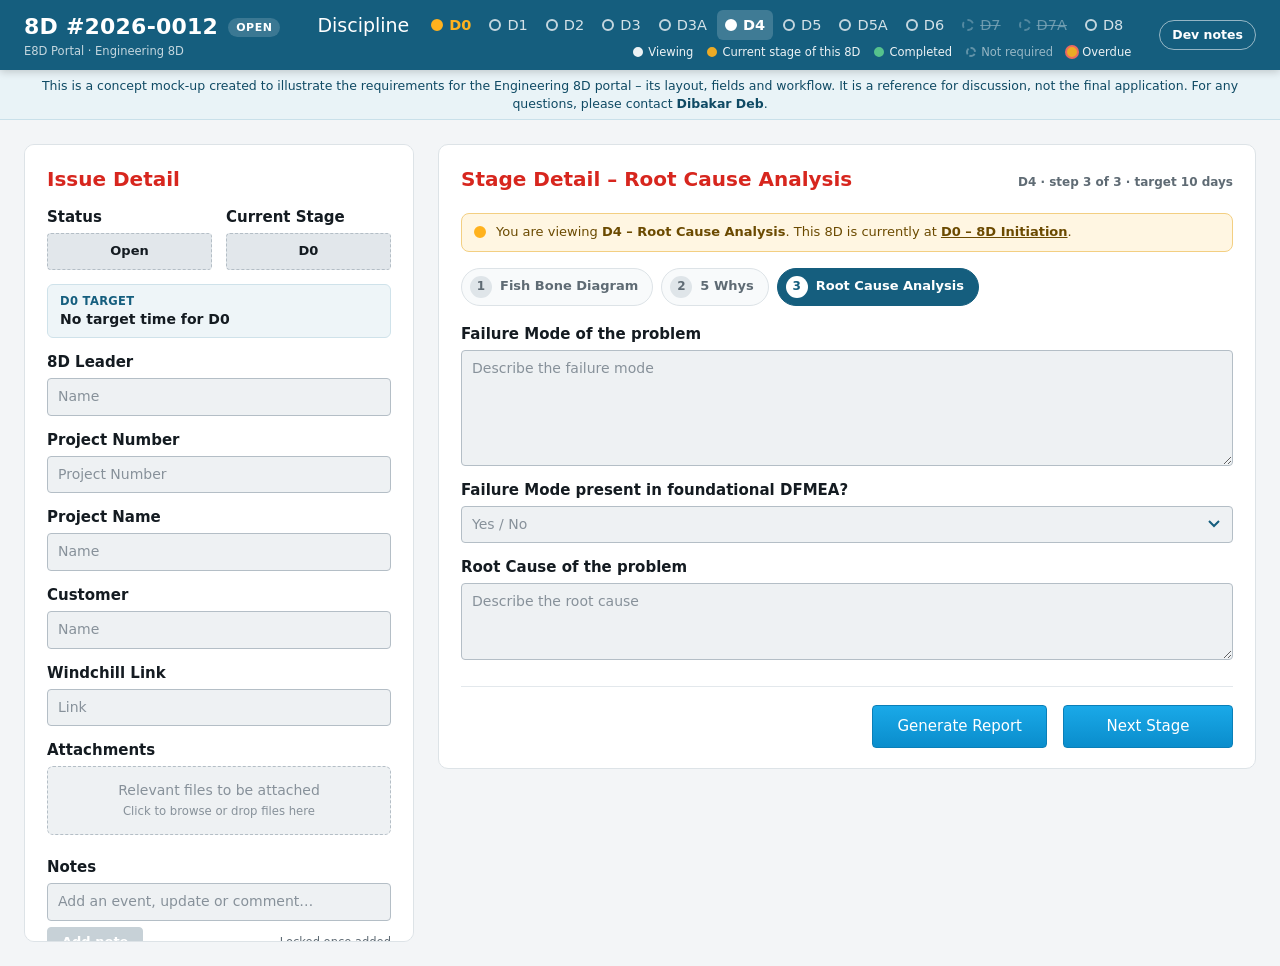
<file: d4-rca.html>
<!doctype html>
<html lang="en">
<head>
<meta charset="utf-8">
<meta name="viewport" content="width=device-width, initial-scale=1">
<title>D4 · Root Cause Analysis – E8D Portal</title>
<link rel="stylesheet" href="assets/portal.css">
</head>
<body data-stage="D4" data-sub="2">
<div id="stage-content">
  <div class="dev-page"><b>D4 step 3 – Root Cause Analysis.</b> Conclusion of the Fish Bone and 5 Whys. Next Stage completes D4 and moves the 8D to D5.</div>
  <div data-f="textarea" data-key="d4_failure_mode" data-label="Failure Mode of the problem" data-ph="Describe the failure mode" data-rows="5"></div>
  <div data-f="dropdown" data-key="d4_fm_in_dfmea" data-label="Failure Mode present in foundational DFMEA?" data-options="Yes|No"></div>
  <div data-f="textarea" data-key="d4_root_cause" data-label="Root Cause of the problem" data-ph="Describe the root cause" data-rows="3"></div>
</div>
<script src="assets/portal.js"></script>
</body>
</html>
</file>
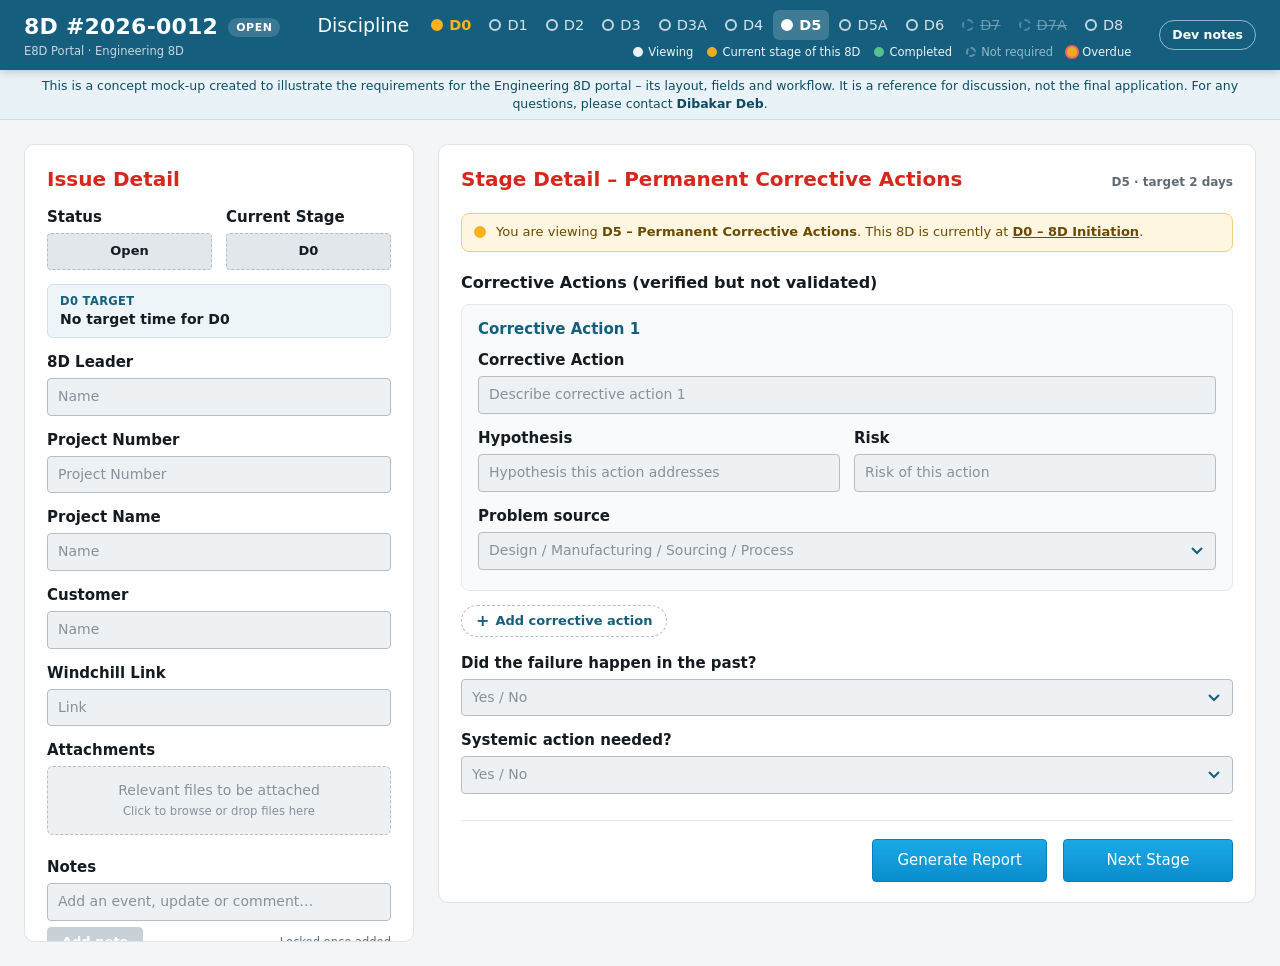
<file: d5.html>
<!doctype html>
<html lang="en">
<head>
<meta charset="utf-8">
<meta name="viewport" content="width=device-width, initial-scale=1">
<title>D5 · Permanent Corrective Actions – E8D Portal</title>
<link rel="stylesheet" href="assets/portal.css">
</head>
<body data-stage="D5">
<div id="stage-content">
  <div class="dev-page">
    <b>D5 – Permanent Corrective Actions.</b> Next Stage leads to the D5A approval gate.
    <ul>
      <li>Starts with one corrective action; “+ Add corrective action” adds more. Each has its own Hypothesis, Risk and Problem source.</li>
      <li>Every corrective action added here appears automatically in D6 for verification.</li>
      <li>Suggested child list <code>E8D_CorrectiveActions</code>: 8D ID, CA No, Corrective Action, Hypothesis, Risk, Problem Source, Validation Steps (D6).</li>
      <li>“Systemic action needed?” controls D7 / D7A: only <b>Yes</b> makes them active; otherwise they are greyed out and skipped.</li>
    </ul>
  </div>

  <h2 class="section-h">Corrective Actions (verified but not validated)</h2>
  <div data-list="d5_ca" data-min="1" data-add-label="Add corrective action" data-item="corrective action" data-item-class="card-item">
    <template>
      <p class="item-title">Corrective Action {n}</p>
      <div data-f="textarea" data-autogrow data-key="d5_ca_{n}" data-label="Corrective Action" data-ph="Describe corrective action {n}"></div>
      <div class="g2">
        <div data-f="textarea" data-autogrow data-key="d5_ca_{n}_hyp" data-label="Hypothesis" data-ph="Hypothesis this action addresses"></div>
        <div data-f="textarea" data-autogrow data-key="d5_ca_{n}_risk" data-label="Risk" data-ph="Risk of this action"></div>
      </div>
      <div data-f="dropdown" data-key="d5_ca_{n}_source" data-label="Problem source" data-options="Design|Manufacturing|Sourcing|Process"></div>
    </template>
  </div>

  <div data-f="dropdown" data-key="d5_happened_before" data-label="Did the failure happen in the past?" data-options="Yes|No"></div>
  <div data-f="dropdown" data-key="d5_systemic_needed" data-label="Systemic action needed?" data-options="Yes|No" data-note="Yes → D7 &amp; D7A active. No / not answered → D7 &amp; D7A greyed out and skipped."></div>
</div>
<script src="assets/portal.js"></script>
</body>
</html>
</file>
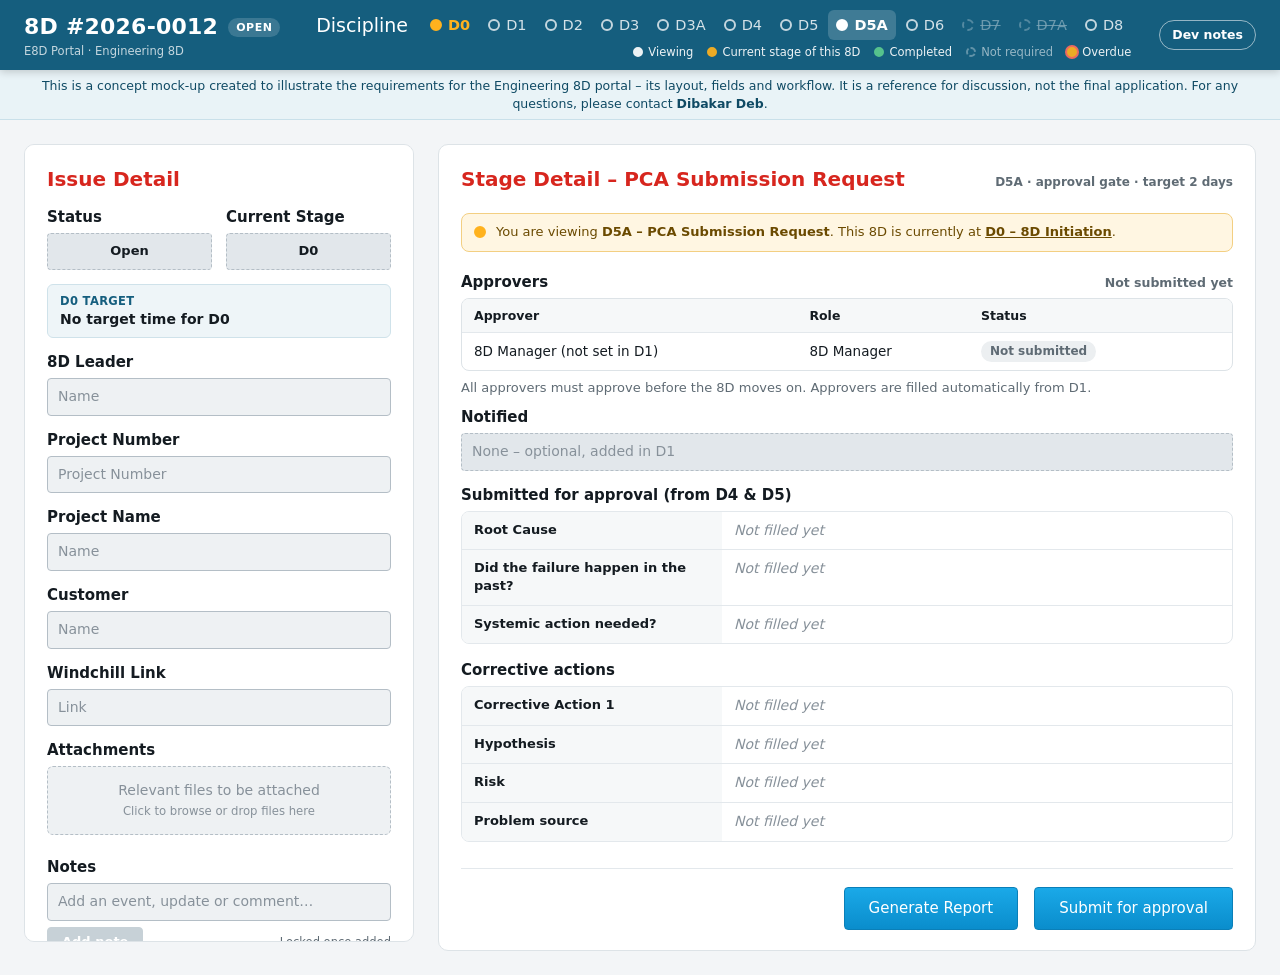
<file: d5a.html>
<!doctype html>
<html lang="en">
<head>
<meta charset="utf-8">
<meta name="viewport" content="width=device-width, initial-scale=1">
<title>D5A · PCA Submission Request – E8D Portal</title>
<link rel="stylesheet" href="assets/portal.css">
</head>
<body data-stage="D5A">
<div id="stage-content">
  <div class="dev-page">
    <b>D5A – PCA approval gate.</b> Same mechanism as D3A: the 8D Manager and every additional approver must approve. All approved → D6, Reject → back to D5.
    A new revision (from D6) resets this approval; the earlier revision's approvals stay in its archive.
  </div>
  <div data-approvals></div>
  <div data-f="auto" data-src="notifiers" data-label="Notified" data-note="Optional notifiers from D1 – informed only."></div>
  <p class="group-label">Submitted for approval (from D4 &amp; D5)</p>
  <dl class="summary" data-summary="d4_root_cause=Root Cause;d5_happened_before=Did the failure happen in the past?;d5_systemic_needed=Systemic action needed?"></dl>
  <p class="group-label" style="margin-top:16px">Corrective actions</p>
  <dl class="summary" data-summary-repeat="d5_ca" data-summary="d5_ca_{n}=Corrective Action {n};d5_ca_{n}_hyp=Hypothesis;d5_ca_{n}_risk=Risk;d5_ca_{n}_source=Problem source"></dl>
</div>
<script src="assets/portal.js"></script>
</body>
</html>
</file>
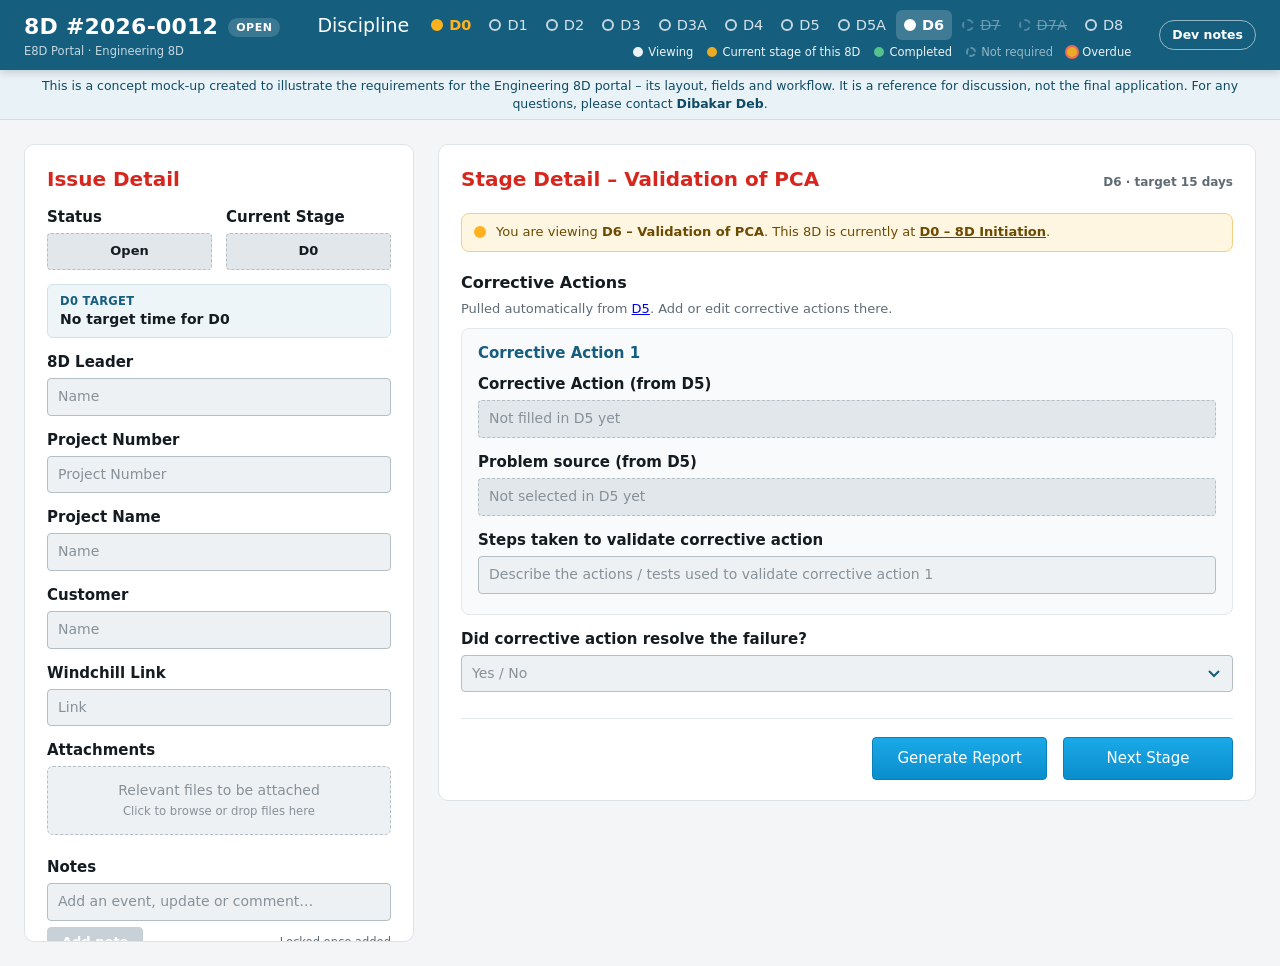
<file: d6.html>
<!doctype html>
<html lang="en">
<head>
<meta charset="utf-8">
<meta name="viewport" content="width=device-width, initial-scale=1">
<title>D6 · Validation of PCA – E8D Portal</title>
<link rel="stylesheet" href="assets/portal.css">
</head>
<body data-stage="D6">
<div id="stage-content">
  <div class="dev-page">
    <b>D6 – Validation of PCA.</b>
    <ul>
      <li>One card per corrective action from D5, pre-filled and read-only. To add or change a corrective action, go back to D5.</li>
      <li>“Steps taken to validate” is stored against each corrective action (same row in <code>E8D_CorrectiveActions</code>).</li>
      <li>D5 verifies by analysis (FEA, tolerance stacks); D6 validates by test.</li>
      <li>If the failure is not resolved (“No”), anyone can start a new revision: D4–D6 of the current revision are archived read-only, the new revision is pre-filled from it and the 8D returns to D4. D0–D3 are not touched. Store a Revision number on every D4–D6 record.</li>
    </ul>
  </div>

  <h2 class="section-h">Corrective Actions</h2>
  <p class="section-sub">Pulled automatically from <a href="d5.html">D5</a>. Add or edit corrective actions there.</p>
  <div data-list="d6_ca" data-count-from="d5_ca" data-item-class="card-item">
    <template>
      <p class="item-title">Corrective Action {n}</p>
      <div data-f="auto" data-autogrow data-src="value:d5_ca_{n}" data-empty="Not filled in D5 yet" data-label="Corrective Action (from D5)"></div>
      <div data-f="auto" data-src="value:d5_ca_{n}_source" data-empty="Not selected in D5 yet" data-label="Problem source (from D5)"></div>
      <div data-f="textarea" data-autogrow data-key="d6_ca_{n}_validation" data-label="Steps taken to validate corrective action" data-ph="Describe the actions / tests used to validate corrective action {n}"></div>
    </template>
  </div>

  <div data-f="dropdown" data-key="d6_resolved" data-label="Did corrective action resolve the failure?" data-options="Yes|No" data-note="No → “Start new revision” appears below and takes the 8D back to D4."></div>
  <div data-revision-start></div>
</div>
<script src="assets/portal.js"></script>
</body>
</html>
</file>
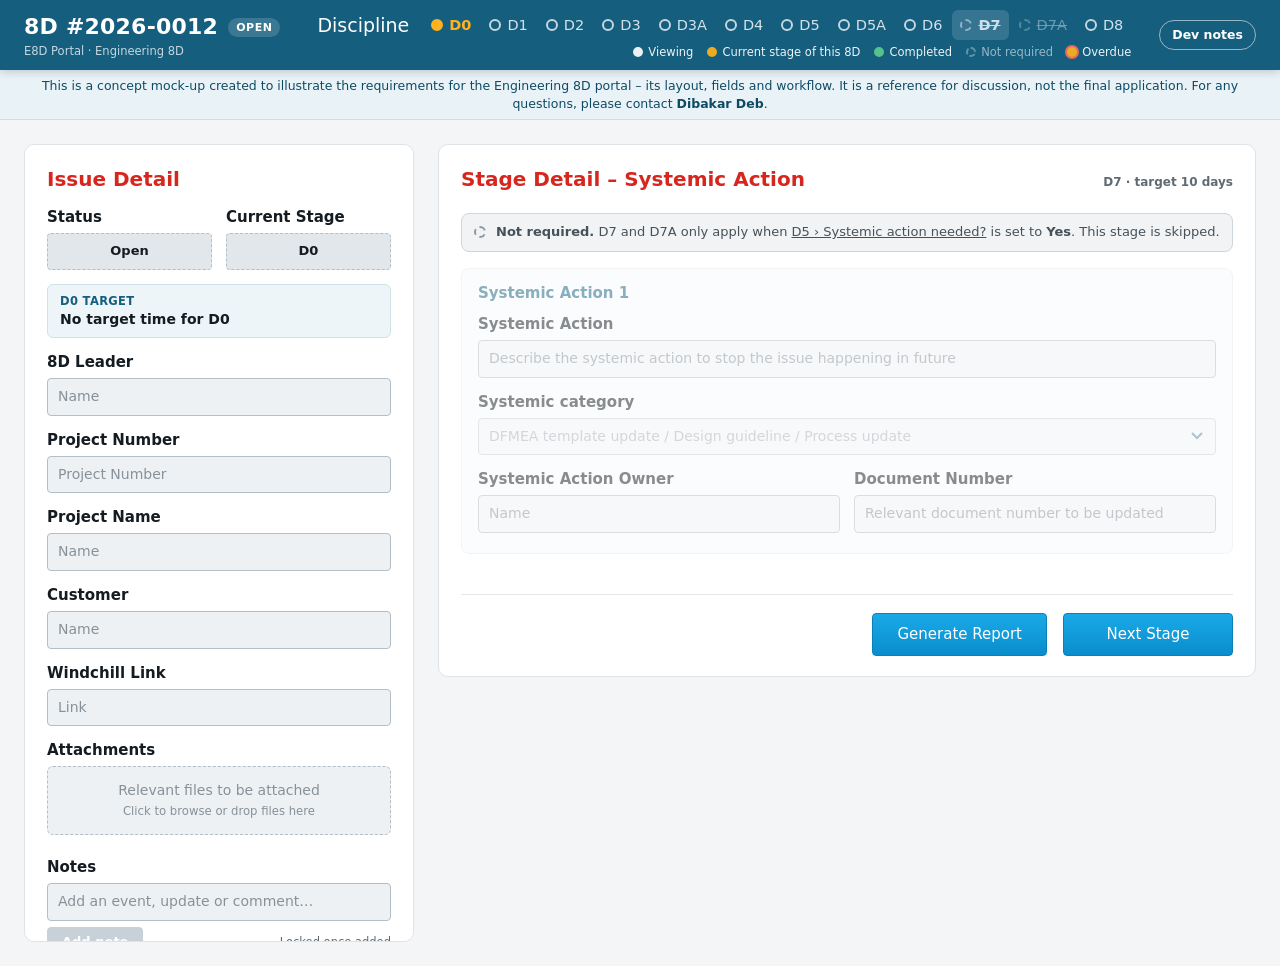
<file: d7.html>
<!doctype html>
<html lang="en">
<head>
<meta charset="utf-8">
<meta name="viewport" content="width=device-width, initial-scale=1">
<title>D7 · Systemic Action – E8D Portal</title>
<link rel="stylesheet" href="assets/portal.css">
</head>
<body data-stage="D7">
<div id="stage-content">
  <div class="dev-page">
    <b>D7 – Systemic Action.</b> Only active when D5 › Systemic action needed? = Yes. Next Stage leads to the D7A approval gate.
    <ul>
      <li>Starts with one systemic action; “+ Add systemic action” adds more, each with its own category, owner and document number.</li>
      <li>Suggested child list <code>E8D_SystemicActions</code>: 8D ID, SA No, Systemic Action, Category, Owner (Person), Document Number.</li>
    </ul>
  </div>

  <div data-list="d7_sa" data-min="1" data-add-label="Add systemic action" data-item="systemic action" data-item-class="card-item">
    <template>
      <p class="item-title">Systemic Action {n}</p>
      <div data-f="textarea" data-autogrow data-key="d7_sa_{n}" data-label="Systemic Action" data-ph="Describe the systemic action to stop the issue happening in future"></div>
      <div data-f="dropdown" data-key="d7_sa_{n}_category" data-label="Systemic category" data-options="DFMEA template update|Design guideline|Process update"></div>
      <div class="g2">
        <div data-f="person" data-key="d7_sa_{n}_owner" data-label="Systemic Action Owner" data-ph="Name"></div>
        <div data-f="text" data-key="d7_sa_{n}_doc" data-label="Document Number" data-ph="Relevant document number to be updated"></div>
      </div>
    </template>
  </div>
</div>
<script src="assets/portal.js"></script>
</body>
</html>
</file>
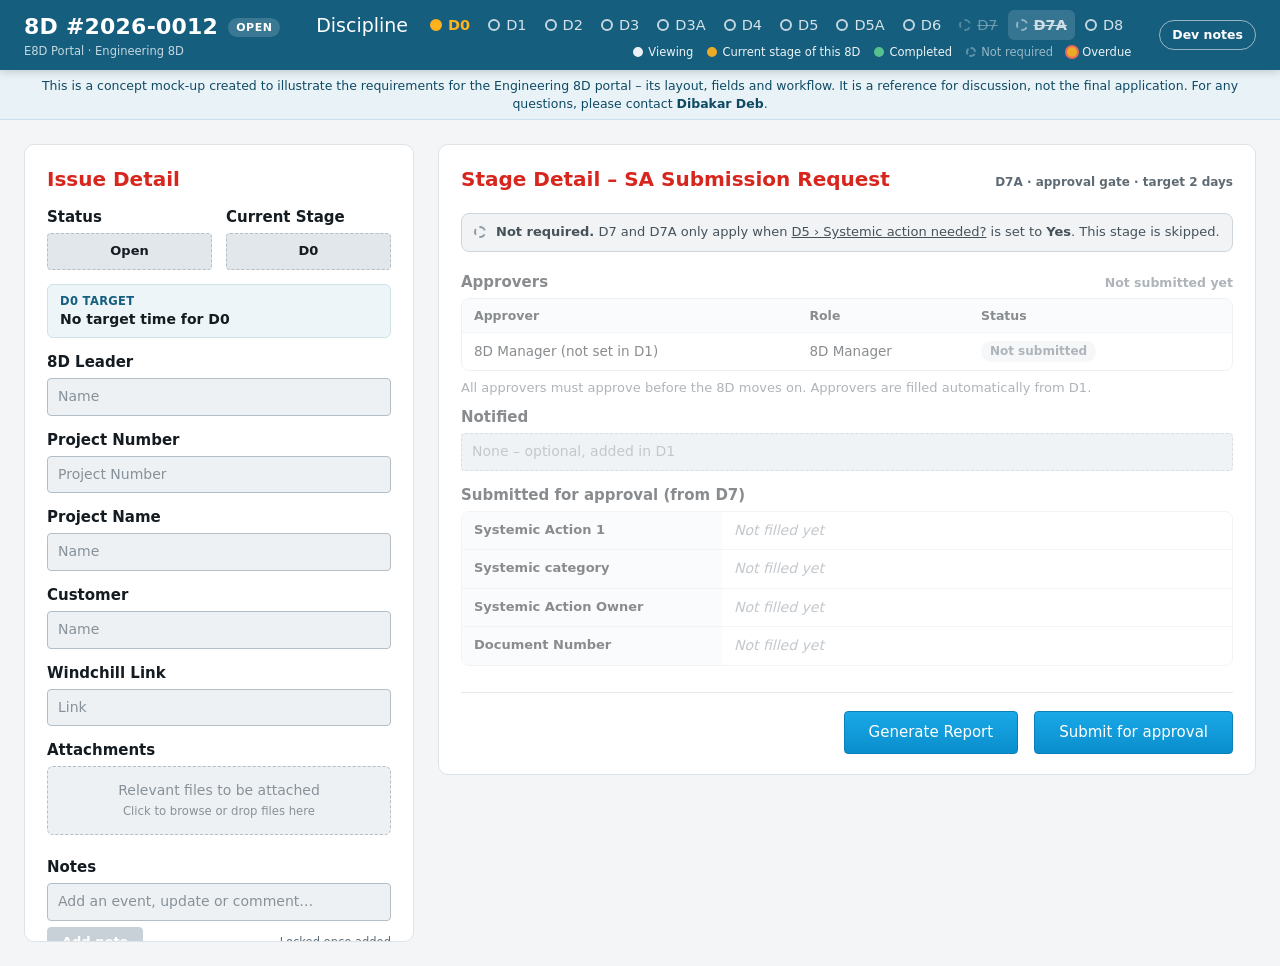
<file: d7a.html>
<!doctype html>
<html lang="en">
<head>
<meta charset="utf-8">
<meta name="viewport" content="width=device-width, initial-scale=1">
<title>D7A · SA Submission Request – E8D Portal</title>
<link rel="stylesheet" href="assets/portal.css">
</head>
<body data-stage="D7A">
<div id="stage-content">
  <div class="dev-page">
    <b>D7A – Systemic Action approval gate.</b> Only active when D5 › Systemic action needed? = Yes. Same mechanism as D3A: the 8D Manager and every additional approver must approve. All approved → D8, Reject → back to D7.
  </div>
  <div data-approvals></div>
  <div data-f="auto" data-src="notifiers" data-label="Notified" data-note="Optional notifiers from D1 – informed only."></div>
  <p class="group-label">Submitted for approval (from D7)</p>
  <dl class="summary" data-summary-repeat="d7_sa" data-summary="d7_sa_{n}=Systemic Action {n};d7_sa_{n}_category=Systemic category;d7_sa_{n}_owner=Systemic Action Owner;d7_sa_{n}_doc=Document Number"></dl>
</div>
<script src="assets/portal.js"></script>
</body>
</html>
</file>
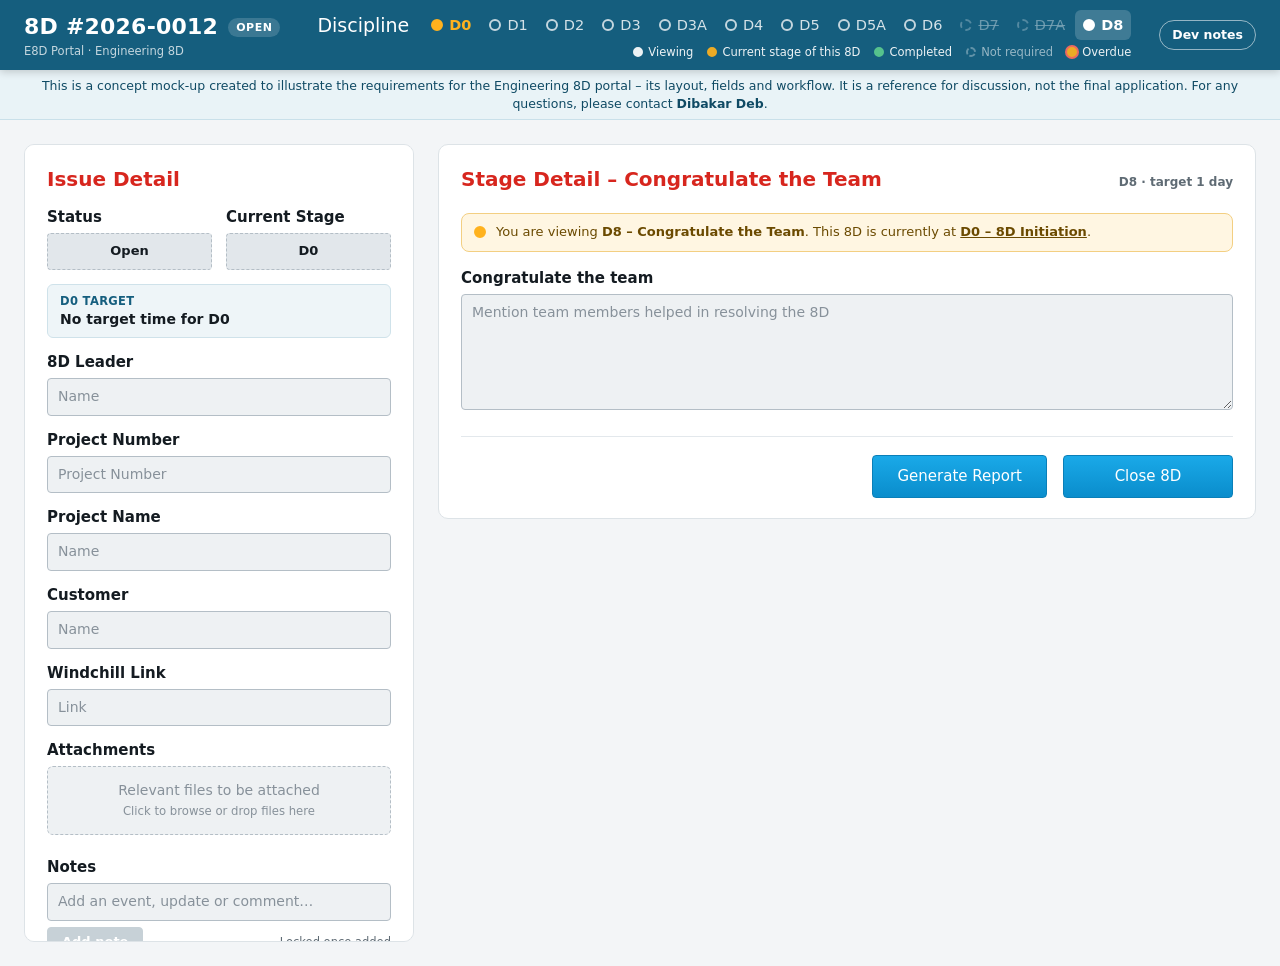
<file: d8.html>
<!doctype html>
<html lang="en">
<head>
<meta charset="utf-8">
<meta name="viewport" content="width=device-width, initial-scale=1">
<title>D8 · Congratulate the Team – E8D Portal</title>
<link rel="stylesheet" href="assets/portal.css">
</head>
<body data-stage="D8">
<div id="stage-content">
  <div class="dev-page"><b>D8 – Congratulate the Team.</b> Close 8D sets Status = Closed, marks every stage complete and (in the real tool) locks the record and notifies the team.</div>
  <div data-f="textarea" data-key="d8_congratulate" data-label="Congratulate the team" data-ph="Mention team members helped in resolving the 8D" data-rows="5"></div>
</div>
<script src="assets/portal.js"></script>
</body>
</html>
</file>
<file: assets/portal.css>
/* E8D Portal – clickable prototype styles */
:root {
  --hdr: #155e7e;
  --hdr-dark: #0f4a64;
  --accent: #d7261e;
  --btn-top: #1aa9e8;
  --btn-bot: #0a8dcc;
  --ink: #141b21;
  --muted: #5f6b74;
  --line: #b4bec6;
  --field: #eef1f3;
  --field-ro: #e2e7eb;
  --bg: #f3f5f7;
  --panel: #ffffff;
  --panel-line: #dde3e7;
  --current: #ffb21e;
  --done: #5ccb8f;
  --dev: #6b35c4;
  --dev-bg: #f5effd;
  --hdr-h: 84px;
}

* { box-sizing: border-box; }
html, body { margin: 0; }
body {
  font-family: "Segoe UI", system-ui, -apple-system, Roboto, Arial, sans-serif;
  font-size: 14px;
  line-height: 1.4;
  color: var(--ink);
  background: var(--bg);
}

/* ---------- Header ---------- */
.topbar {
  position: sticky; top: env(safe-area-inset-top, 0px); z-index: 30;
  display: flex; align-items: center; flex-wrap: wrap; gap: 12px 28px;
  padding: 10px 24px;
  background: var(--hdr); color: #fff;
  box-shadow: 0 2px 8px rgba(0,0,0,.18);
}
.brand { color: #fff; text-decoration: none; white-space: nowrap; }
.brand-id { font-size: 22px; font-weight: 600; letter-spacing: .01em; }
.brand-sub { display: block; font-size: 11.5px; opacity: .75; }
.brand-status {
  display: inline-block; margin-left: 10px; vertical-align: 3px;
  font-size: 11px; font-weight: 700; text-transform: uppercase; letter-spacing: .05em;
  padding: 2px 8px; border-radius: 999px; background: rgba(255,255,255,.16);
}
.brand-status.closed { background: var(--done); color: #0b3a24; }

.disc { margin-left: auto; display: flex; flex-direction: column; align-items: flex-end; gap: 4px; }
.disc-row { display: flex; align-items: center; flex-wrap: wrap; gap: 6px 14px; justify-content: flex-end; }
.disc-label { font-size: 19px; }
.disc-list { list-style: none; margin: 0; padding: 0; display: flex; flex-wrap: wrap; gap: 2px; }
.disc-item {
  display: flex; align-items: center; gap: 6px;
  padding: 5px 8px; border-radius: 6px;
  color: rgba(255,255,255,.82); text-decoration: none; font-size: 14.5px;
}
.disc-item:hover { background: rgba(255,255,255,.12); color: #fff; }
.disc-item:focus-visible { outline: 2px solid #fff; outline-offset: 1px; }
.dot {
  width: 12px; height: 12px; flex: none; border-radius: 50%;
  border: 2px solid rgba(255,255,255,.75);
}
.is-done .dot { background: var(--done); border-color: var(--done); }
.is-current { color: var(--current); font-weight: 600; }
.is-current .dot { background: var(--current); border-color: var(--current); }
.is-viewing { background: rgba(255,255,255,.18); color: #fff; font-weight: 700; }
.is-viewing .dot { background: #fff; border-color: #fff; }
.is-viewing.is-current { color: var(--current); }
.is-viewing.is-current .dot { background: var(--current); border-color: var(--current); box-shadow: 0 0 0 2px #fff; }

.legend { display: flex; flex-wrap: wrap; gap: 4px 14px; font-size: 11.5px; opacity: .92; }
.legend span { display: inline-flex; align-items: center; gap: 5px; }
.legend .dot { width: 10px; height: 10px; }
.legend .l-view .dot { background: #fff; border-color: #fff; }
.legend .l-cur .dot { background: var(--current); border-color: var(--current); }
.legend .l-done .dot { background: var(--done); border-color: var(--done); }
.legend .l-skip { opacity: .6; }
.legend .l-skip .dot, .is-skipped .dot { border-style: dashed; background: transparent; border-color: rgba(255,255,255,.6); }
.disc-item.is-skipped { opacity: .45; text-decoration: line-through; }
.disc-item.is-skipped.is-viewing { opacity: .8; }

/* Author / purpose note under the header */
.concept-note {
  padding: 7px 24px; font-size: 12.5px; text-align: center;
  background: #e9f3f7; color: #0f4a64; border-bottom: 1px solid #c9e0ea;
}

.dev-toggle {
  font: inherit; font-size: 12.5px; font-weight: 600; cursor: pointer;
  color: #fff; background: transparent;
  border: 1px solid rgba(255,255,255,.55); border-radius: 999px; padding: 5px 12px;
}
.dev-toggle:hover { background: rgba(255,255,255,.12); }
.dev-toggle[aria-pressed="true"] { background: #fff; color: var(--dev); border-color: #fff; }

/* ---------- Layout ---------- */
.layout {
  display: grid; grid-template-columns: minmax(320px, 390px) minmax(0, 1fr); gap: 24px;
  max-width: 1500px; margin: 0 auto; padding: 24px; align-items: start;
}
.panel { background: var(--panel); border: 1px solid var(--panel-line); border-radius: 10px; padding: 20px 22px; }
.issue { position: sticky; top: calc(var(--hdr-h) + 16px); max-height: calc(100vh - var(--hdr-h) - 32px); overflow: auto; }
.sec-title { margin: 0 0 14px; font-size: 20px; font-weight: 700; color: var(--accent); }

.stage-head { display: flex; align-items: baseline; justify-content: space-between; flex-wrap: wrap; gap: 6px 16px; margin-bottom: 4px; }
.stage-pill { font-size: 12px; font-weight: 600; color: var(--muted); }

.context {
  display: flex; align-items: center; gap: 10px;
  margin: 6px 0 16px; padding: 9px 12px; border-radius: 8px;
  background: #fff6e2; border: 1px solid #f3cf82; color: #6b4a00; font-size: 13px;
}
.context a { color: inherit; }
.context .dot { border-color: var(--current); background: var(--current); }
.context.closed { background: #e8f8ef; border-color: #a8e2c2; color: #145a35; }
.context.closed .dot { border-color: var(--done); background: var(--done); }
.context.skipped { background: #f1f3f5; border-color: #cfd6db; color: #46525a; }
.context.skipped .dot { border: 2px dashed #8d99a2; background: transparent; }
.stage-body.is-skipped { opacity: .5; }

/* sub-steps (D4) */
.substeps { display: flex; flex-wrap: wrap; gap: 8px; margin: 6px 0 18px; }
.substep {
  display: inline-flex; align-items: center; gap: 8px;
  padding: 7px 14px 7px 8px; border-radius: 999px;
  border: 1px solid var(--panel-line); background: #f8fafb;
  color: var(--muted); text-decoration: none; font-weight: 600; font-size: 13px;
}
.substep b {
  display: inline-grid; place-items: center; width: 22px; height: 22px; border-radius: 50%;
  background: #dfe5e9; color: var(--muted); font-size: 12px;
}
.substep:hover { border-color: var(--hdr); color: var(--hdr); }
.substep[aria-current="page"] { background: var(--hdr); border-color: var(--hdr); color: #fff; }
.substep[aria-current="page"] b { background: #fff; color: var(--hdr); }

/* ---------- Fields ---------- */
.field { margin-bottom: 14px; min-width: 0; }
.field > label, .group-label {
  display: flex; align-items: center; flex-wrap: wrap; gap: 4px 8px;
  margin: 0 0 5px; font-size: 15px; font-weight: 600; color: var(--ink);
}
.group-label { margin-top: 4px; }
.ctl {
  display: block; width: 100%; min-height: 36px;
  font: inherit; color: var(--ink);
  background: var(--field); border: 1px solid var(--line); border-radius: 4px;
  padding: 8px 10px;
}
.ctl::placeholder { color: #87919a; }
.ctl:hover { border-color: #8d99a2; }
.ctl:focus { outline: none; background: #fff; border-color: var(--hdr); box-shadow: 0 0 0 3px rgba(21,94,126,.18); }
textarea.ctl { resize: vertical; min-height: 64px; }
select.ctl {
  appearance: none; -webkit-appearance: none; cursor: pointer; padding-right: 34px;
  background-image: url("data:image/svg+xml,%3Csvg xmlns='http://www.w3.org/2000/svg' width='12' height='8' viewBox='0 0 12 8'%3E%3Cpath d='M1 1l5 5 5-5' fill='none' stroke='%23155e7e' stroke-width='2'/%3E%3C/svg%3E");
  background-repeat: no-repeat; background-position: right 12px center;
}
select.ctl.is-empty { color: #87919a; }
select.ctl option { color: var(--ink); }
.ctl[readonly] { background: var(--field-ro); border-style: dashed; cursor: default; }
.ctl[readonly]:focus { box-shadow: none; border-color: var(--line); }
textarea.ctl.autogrow { min-height: 36px; resize: none; overflow: hidden; }
.ctl:disabled { cursor: not-allowed; }
.req { color: var(--accent); font-weight: 700; margin-left: -4px; }

/* Repeatable lists (team members, corrective actions, systemic actions) */
.list-items { display: grid; gap: 0; }
.list-item { position: relative; }
.list-item.card-item {
  margin-bottom: 14px; padding: 14px 16px 6px; border-radius: 8px;
  background: #f8fafb; border: 1px solid #e3e8ec;
}
.card-item .item-title { margin: 0 0 10px; font-size: 15px; font-weight: 700; color: var(--hdr); }
.list-remove {
  display: block; margin: -6px 0 12px auto; padding: 0; cursor: pointer;
  font: inherit; font-size: 12.5px; color: var(--muted); background: none; border: 0; text-decoration: underline;
}
.card-item .list-remove { margin: 0 0 8px auto; }
.list-remove:hover { color: var(--accent); }
.list-add {
  justify-self: start; display: inline-flex; align-items: center; gap: 6px; margin: 0 0 16px; padding: 6px 14px; cursor: pointer;
  font: inherit; font-size: 13px; font-weight: 600; color: var(--hdr);
  background: #fff; border: 1.5px dashed var(--line); border-radius: 999px;
}
.list-add span { font-size: 16px; line-height: 1; }
.list-add:hover { border-color: var(--hdr); background: #e8f2f6; }
.list-add:focus-visible, .list-remove:focus-visible { outline: 3px solid rgba(21,94,126,.3); outline-offset: 2px; }
.list-add:disabled, .list-remove:disabled { display: none; }
.list-empty { margin: 0 0 12px; color: var(--muted); font-style: italic; }
.section-sub { margin: -4px 0 10px; font-size: 13px; color: var(--muted); }

.g2 { display: grid; grid-template-columns: repeat(2, minmax(0, 1fr)); gap: 0 14px; }
.g3 { display: grid; grid-template-columns: repeat(3, minmax(0, 1fr)); gap: 0 14px; }
.meta { align-items: end; }
.meta .ctl { text-align: center; font-weight: 600; padding: 8px 4px; font-size: 13px; }

/* attachments */
.field > label.drop {
  display: block; margin: 0; padding: 14px; font-size: 14px; font-weight: 400; border-radius: 6px; text-align: center; cursor: pointer;
  border: 1.5px dashed var(--line); background: var(--field); color: #87919a;
}
.field > label.drop:hover, .field > label.drop.over { border-color: var(--hdr); color: var(--hdr); background: #e8f2f6; }
.drop input { position: absolute; width: 1px; height: 1px; opacity: 0; }
.drop:focus-within { box-shadow: 0 0 0 3px rgba(21,94,126,.18); border-color: var(--hdr); }
.files { list-style: none; margin: 8px 0 0; padding: 0; display: grid; gap: 4px; }
.files li {
  display: flex; align-items: center; justify-content: space-between; gap: 8px;
  padding: 5px 8px; border-radius: 4px; background: #f6f8f9; border: 1px solid var(--panel-line); font-size: 13px;
}
.files li span { overflow: hidden; text-overflow: ellipsis; white-space: nowrap; }
.files button { border: 0; background: none; color: var(--muted); cursor: pointer; font-size: 15px; line-height: 1; }

/* ---------- Stage timeline ---------- */
.due-box {
  display: grid; gap: 1px; margin: 0 0 14px; padding: 8px 12px; border-radius: 6px;
  background: #eef5f8; border: 1px solid #cfe2ea;
}
.due-k { font-size: 11.5px; font-weight: 700; letter-spacing: .03em; text-transform: uppercase; color: var(--hdr); }
.due-v { font-weight: 600; }
.due-s { font-size: 12.5px; color: var(--muted); }
.due-box.is-soon { background: #fff6e2; border-color: #f3cf82; }
.due-box.is-late { background: #fdecea; border-color: #f2b8b3; }
.due-box.is-late .due-k, .due-box.is-late .due-s { color: #a3241b; }
.due-box.is-done { background: #e8f8ef; border-color: #a8e2c2; }
.pill-late { color: #c0392b; font-weight: 700; }
.due-change { margin-top: 8px; padding-top: 8px; border-top: 1px dashed #f2b8b3; }
.due-change summary { cursor: pointer; font-weight: 600; color: var(--hdr); font-size: 13px; }
.due-change summary span { font-weight: 400; color: var(--muted); }
.due-change summary:focus-visible { outline: 3px solid rgba(21,94,126,.3); outline-offset: 2px; }
.due-change label { display: block; margin: 8px 0 3px; font-size: 12.5px; font-weight: 600; color: var(--ink); }
.due-change .ctl { background: #fff; }
.due-change .note-add { margin-top: 8px; }
.due-box:not(.is-late) .due-change { border-top-color: #cfe2ea; }
.due-change.is-locked label, .due-change.is-locked .ctl { opacity: .55; }
.due-change.is-locked .ctl { cursor: not-allowed; }
.due-lock { margin: 6px 0 0; font-size: 12px; color: var(--muted); }
.due-history { margin: 8px 0 0; padding-left: 16px; font-size: 12px; color: var(--muted); }
.is-overdue .dot { box-shadow: 0 0 0 2px #ff6b5e; }
.legend .l-late .dot { background: var(--current); border-color: var(--current); box-shadow: 0 0 0 2px #ff6b5e; }
.clock { display: flex; flex-wrap: wrap; align-items: center; gap: 6px; margin-top: 8px; }
.clock button, .linkish {
  padding: 2px 10px; cursor: pointer; font: inherit; font-size: 12px; font-weight: 600;
  color: var(--dev); background: #fff; border: 1px solid #dccbf5; border-radius: 999px;
}
.linkish { color: inherit; border-color: currentColor; background: transparent; }

/* ---------- Approvals ---------- */
.appr-head { display: flex; align-items: baseline; justify-content: space-between; gap: 8px; flex-wrap: wrap; }
.appr-summary { font-size: 12.5px; font-weight: 600; color: var(--muted); }
.appr-summary.is-pending { color: #8a5a00; }
.appr-summary.is-approved { color: #1d7a4c; }
.tbl { overflow-x: auto; border: 1px solid var(--panel-line); border-radius: 8px; }
.appr-tbl table { width: 100%; border-collapse: collapse; font-size: 13.5px; }
.appr-tbl th, .appr-tbl td { text-align: left; padding: 8px 12px; border-bottom: 1px solid #e3e8ec; vertical-align: middle; }
.appr-tbl tr:last-child td { border-bottom: 0; }
.appr-tbl th { background: #f6f8f9; font-weight: 600; font-size: 12.5px; }
.pill { display: inline-block; padding: 2px 9px; border-radius: 999px; font-size: 12px; font-weight: 700; }
.pill-approved { background: #e3f6ec; color: #1d7a4c; }
.pill-pending { background: #fff1cf; color: #8a5a00; }
.pill-not-submitted { background: #eceff1; color: var(--muted); }
.appr-btn {
  padding: 3px 10px; cursor: pointer; font: inherit; font-size: 12.5px; font-weight: 600;
  color: var(--hdr); background: #fff; border: 1px solid var(--hdr); border-radius: 4px;
}
.appr-btn:hover { background: #e8f2f6; }
.appr-note { margin-top: 8px; }
.sr { position: absolute; width: 1px; height: 1px; overflow: hidden; clip: rect(0 0 0 0); }

/* ---------- Revisions ---------- */
.revbar { display: flex; flex-wrap: wrap; align-items: center; gap: 6px; margin: 6px 0 10px; }
.revbar-k { font-size: 12px; font-weight: 700; letter-spacing: .03em; text-transform: uppercase; color: var(--muted); margin-right: 4px; }
.rev-pill {
  padding: 4px 12px; cursor: pointer; font: inherit; font-size: 12.5px; font-weight: 600;
  color: var(--muted); background: #fff; border: 1px solid var(--panel-line); border-radius: 999px;
}
.rev-pill[aria-pressed="true"] { color: #fff; background: var(--hdr); border-color: var(--hdr); }
.rev-pill:focus-visible, .clock button:focus-visible, .linkish:focus-visible { outline: 3px solid rgba(21,94,126,.3); outline-offset: 2px; }
.context.archived { background: #f1effa; border-color: #d4cbef; color: #3d2f73; }
.context.archived .dot { border-color: #7a64c9; background: #7a64c9; }
.stage-body.is-readonly .list-add, .stage-body.is-readonly .list-remove { display: none; }
.rev-start { margin: 4px 0 16px; padding: 12px 14px; border-radius: 8px; background: #fdecea; border: 1px solid #f2b8b3; }
.rev-start p { margin: 0 0 10px; }
.btn.rev-btn { min-width: 0; background: #c0392b; border-color: #a93226; }

/* ---------- Notes log (Issue Detail) ---------- */
.notes-label { display: flex; align-items: center; flex-wrap: wrap; gap: 4px 8px; margin: 0 0 5px; font-size: 15px; font-weight: 600; }
.note-actions { display: flex; align-items: center; justify-content: space-between; gap: 8px; margin: 6px 0 10px; }
.note-add {
  padding: 5px 14px; cursor: pointer; font: inherit; font-size: 13px; font-weight: 600; color: #fff;
  background: var(--hdr); border: 1px solid var(--hdr); border-radius: 4px;
}
.note-add:disabled { cursor: default; background: #c7d1d7; border-color: #c7d1d7; }
.note-add:focus-visible, .note-more:focus-visible { outline: 3px solid rgba(21,94,126,.3); outline-offset: 2px; }
.note-hint { font-size: 11.5px; color: var(--muted); }
.notes-list { list-style: none; margin: 0; padding: 0; display: grid; gap: 8px; }
.note { padding: 8px 10px; border-radius: 6px; background: #f6f8f9; border: 1px solid #e3e8ec; }
.note-meta { font-size: 11.5px; color: var(--muted); }
.note-meta b { color: var(--hdr); }
.note-text { margin: 3px 0 0; white-space: pre-wrap; overflow-wrap: anywhere; }
.note-empty { color: var(--muted); font-style: italic; font-size: 13px; }
.note-more { padding: 0; cursor: pointer; font: inherit; font-size: 12.5px; font-weight: 600; color: var(--hdr); background: none; border: 0; }
.note-more:hover { text-decoration: underline; }

/* D1 column blocks */
.col-block { min-width: 0; }
.col-block .section-h { margin-top: 0; }
.row-block { align-items: start; gap: 0 24px; margin-bottom: 8px; padding-bottom: 8px; border-bottom: 1px solid #e3e8ec; }
.row-block:last-child { border-bottom: 0; }

/* ---------- Analysis grids (fishbone / 5 whys / D5) ---------- */
.tabs { display: flex; flex-wrap: wrap; gap: 2px; border-bottom: 2px solid #e3e8ec; margin-bottom: 16px; }
.tab {
  display: inline-flex; align-items: center; gap: 6px; cursor: pointer;
  font: inherit; font-weight: 600; color: var(--muted);
  background: none; border: 0; border-bottom: 3px solid transparent; margin-bottom: -2px; padding: 9px 12px;
}
.tab:hover { color: var(--hdr); }
.tab[aria-selected="true"] { color: var(--hdr); border-bottom-color: var(--hdr); }
.tab .count { font-size: 11px; min-width: 18px; padding: 0 6px; border-radius: 999px; background: #e3e8ec; color: var(--muted); text-align: center; }
.tab .count.has { background: var(--hdr); color: #fff; }
.tab-panel[hidden] { display: none; }

.cols3 { display: grid; grid-template-columns: repeat(3, minmax(0, 1fr)); gap: 16px; }
.card { background: #f8fafb; border: 1px solid #e3e8ec; border-radius: 8px; padding: 12px; }
.card .field { margin-bottom: 8px; }
.card .head .ctl { background: #fff; font-weight: 600; }
.indent { margin-left: 18px; }
.card-remove {
  display: block; margin: 2px 0 0 auto; padding: 2px 4px; cursor: pointer;
  font: inherit; font-size: 12.5px; color: var(--muted); background: none; border: 0; text-decoration: underline;
}
.card-remove:hover { color: var(--accent); }
.add-card {
  display: flex; align-items: center; justify-content: center; gap: 8px; min-height: 120px; cursor: pointer;
  font: inherit; font-weight: 600; color: var(--hdr);
  background: transparent; border: 1.5px dashed var(--line); border-radius: 8px;
}
.add-card span { font-size: 22px; line-height: 1; }
.add-card:hover { border-color: var(--hdr); background: #e8f2f6; }
.add-card:focus-visible { outline: 3px solid rgba(21,94,126,.3); outline-offset: 2px; }
.section-h { margin: 20px 0 10px; font-size: 16px; font-weight: 700; }
.section-h:first-child { margin-top: 0; }

/* approval summary */
.summary { margin: 4px 0 0; border: 1px solid #e3e8ec; border-radius: 8px; overflow: hidden; }
.summary div { display: grid; grid-template-columns: minmax(140px, 260px) 1fr; border-top: 1px solid #e3e8ec; }
.summary div:first-child { border-top: 0; }
.summary div.group-start { border-top: 3px solid #e3e8ec; }
.summary dt { padding: 9px 12px; background: #f6f8f9; font-weight: 600; font-size: 13px; }
.summary dd { margin: 0; padding: 9px 12px; white-space: pre-wrap; }
.summary dd.empty { color: #87919a; font-style: italic; }

/* ---------- Actions ---------- */
.actions { display: flex; justify-content: flex-end; flex-wrap: wrap; gap: 16px; margin-top: 26px; padding-top: 18px; border-top: 1px solid #e3e8ec; }
.btn {
  min-width: 170px; padding: 10px 24px; cursor: pointer;
  font: inherit; font-size: 15px; color: #fff;
  background: linear-gradient(var(--btn-top), var(--btn-bot));
  border: 1px solid #0a7fb8; border-radius: 4px;
}
.btn:hover { filter: brightness(1.06); }
.btn:focus-visible { outline: 3px solid rgba(10,141,204,.35); outline-offset: 2px; }

/* ---------- Developer notes ---------- */
.tag, .dev-note, .dev-page { display: none; }
body.dev .tag {
  display: inline-block; font-size: 10.5px; font-weight: 700; letter-spacing: .03em; text-transform: uppercase;
  color: var(--dev); background: var(--dev-bg); border: 1px solid #dccbf5; border-radius: 999px; padding: 1px 7px;
}
body.dev .dev-note { display: block; margin: 5px 0 0; font-size: 12px; color: #4a2a80; }
body.dev .dev-page {
  display: block; margin: 0 0 16px; padding: 10px 12px; border-radius: 8px;
  background: var(--dev-bg); border: 1px solid #dccbf5; color: #3d2270; font-size: 13px;
}
.dev-page ul { margin: 6px 0 0; padding-left: 18px; }
code { font-family: Consolas, "Cascadia Mono", monospace; font-size: 12px; background: rgba(107,53,196,.08); padding: 0 4px; border-radius: 3px; }

/* ---------- Toast ---------- */
.toast {
  position: fixed; left: 50%; bottom: 24px; transform: translate(-50%, 20px); z-index: 50;
  max-width: min(560px, calc(100vw - 32px)); padding: 12px 18px; border-radius: 8px;
  background: #1d2a33; color: #fff; box-shadow: 0 6px 24px rgba(0,0,0,.25);
  opacity: 0; pointer-events: none; transition: opacity .2s, transform .2s;
}
.toast.show { opacity: 1; transform: translate(-50%, 0); }

/* ---------- Responsive ---------- */
@media (max-width: 1100px) {
  .layout { grid-template-columns: minmax(0, 1fr); }
  .issue { position: static; max-height: none; }
  .disc { margin-left: 0; align-items: flex-start; }
  .disc-row { justify-content: flex-start; }
}
@media (max-width: 760px) {
  .topbar { position: static; padding: 10px 16px; }
  .layout { padding: 16px; gap: 16px; }
  .panel { padding: 16px; }
  .g2, .g3, .cols3 { grid-template-columns: minmax(0, 1fr); }
  .meta { grid-template-columns: repeat(3, minmax(0, 1fr)); }
  .actions { flex-direction: column-reverse; }
  .btn { width: 100%; }
  .summary div { grid-template-columns: minmax(0, 1fr); }
}
</file>
